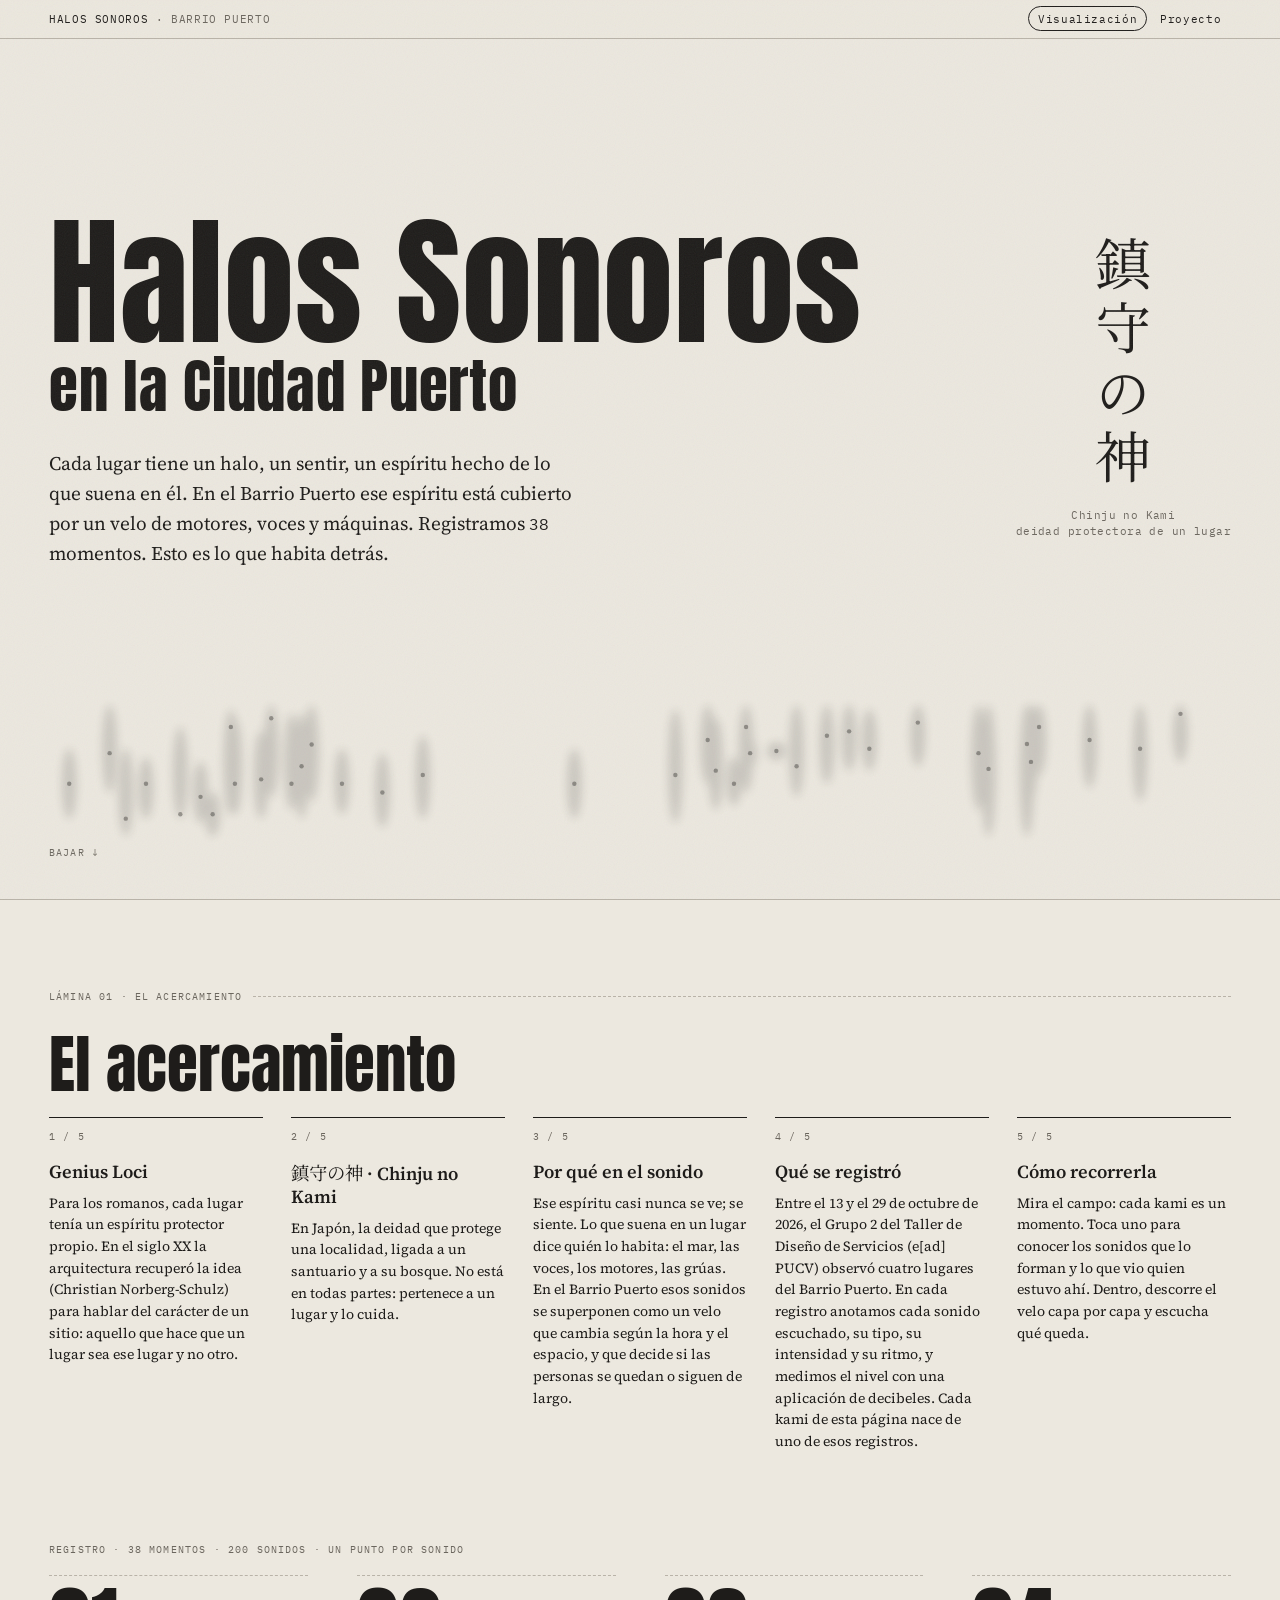
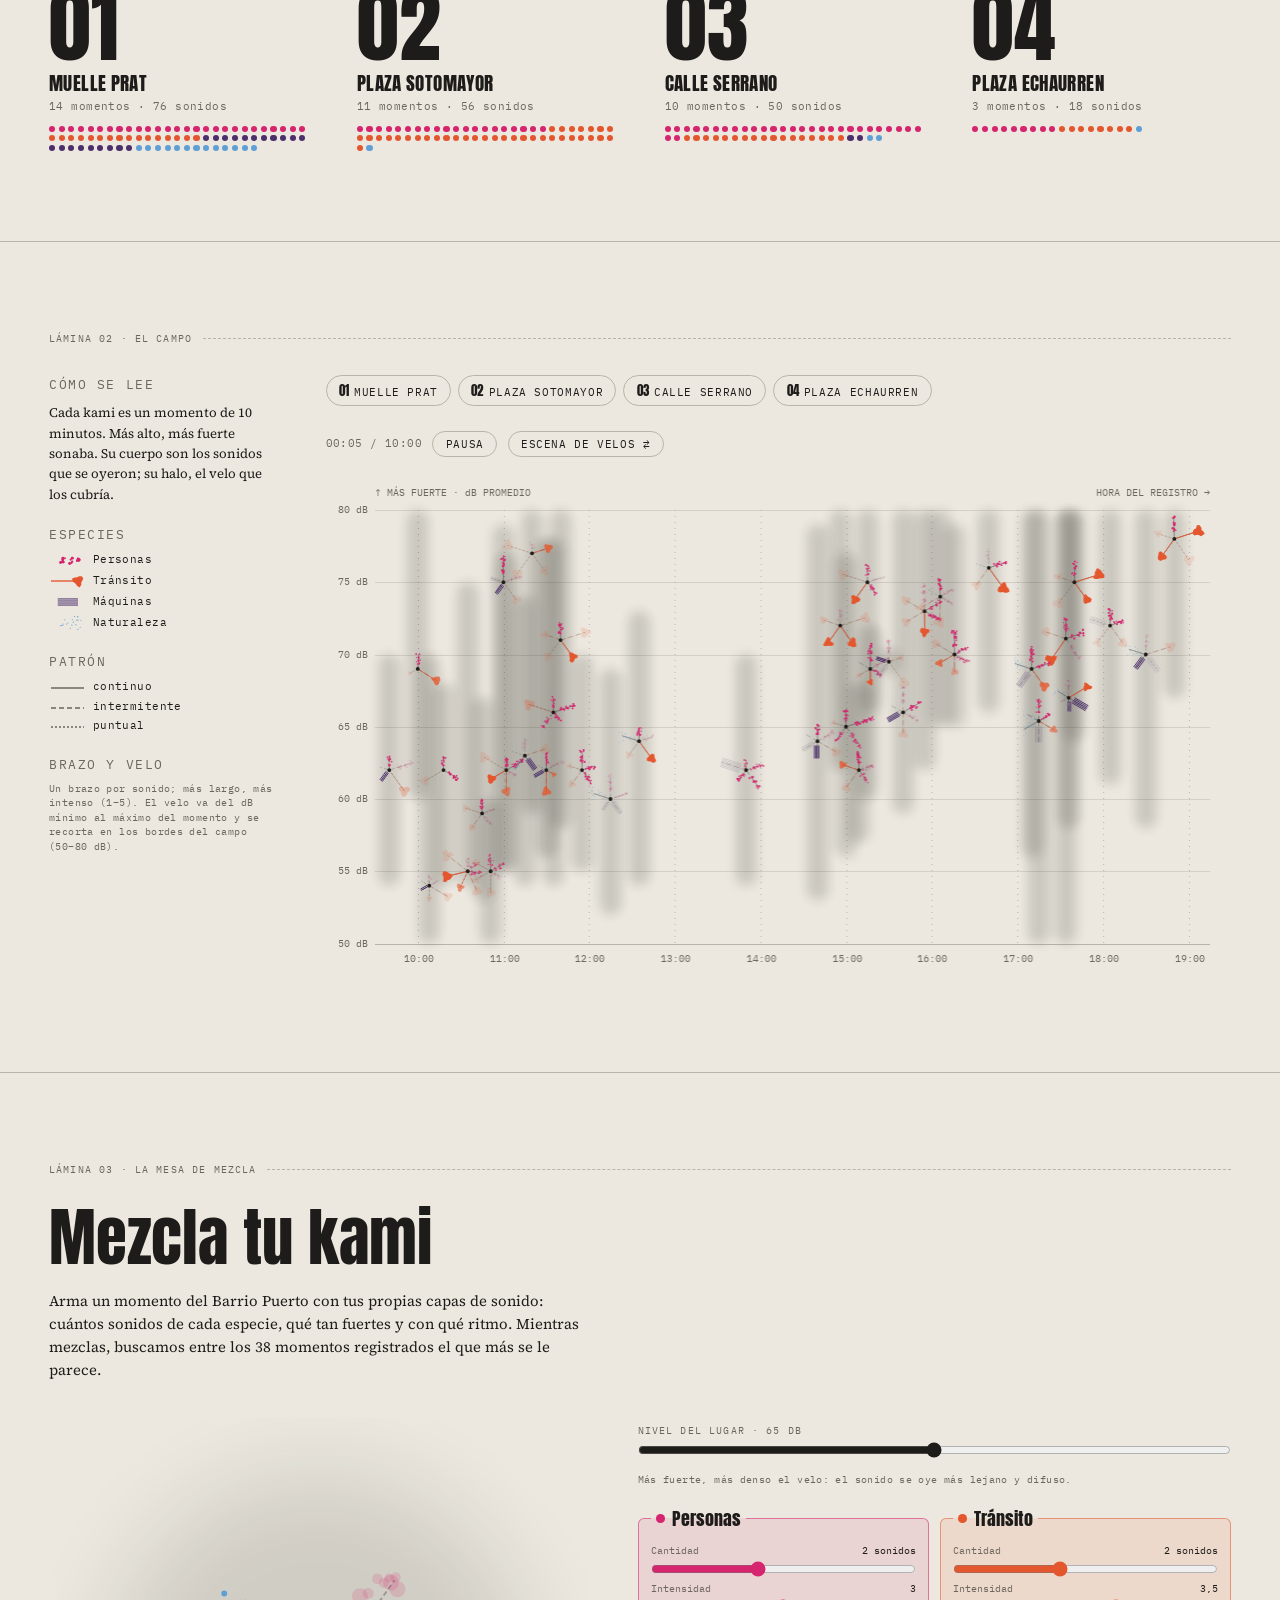
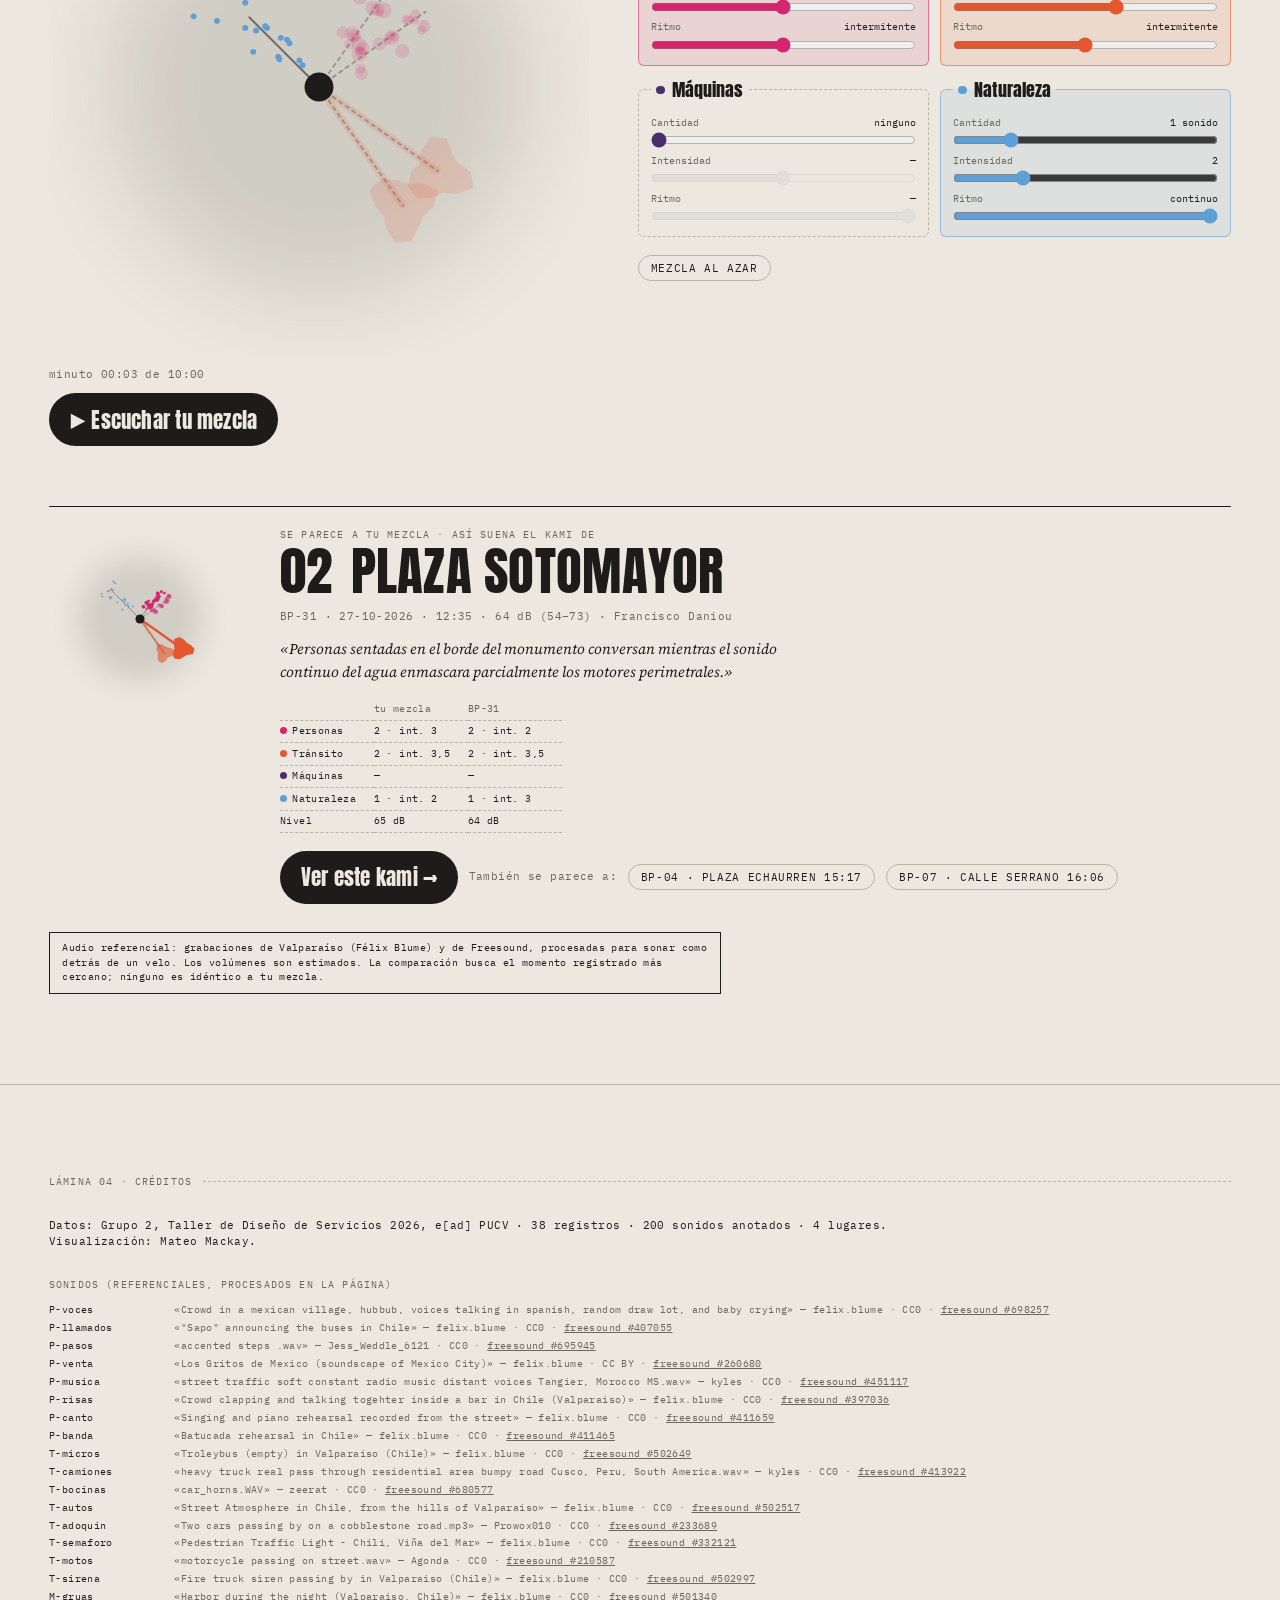
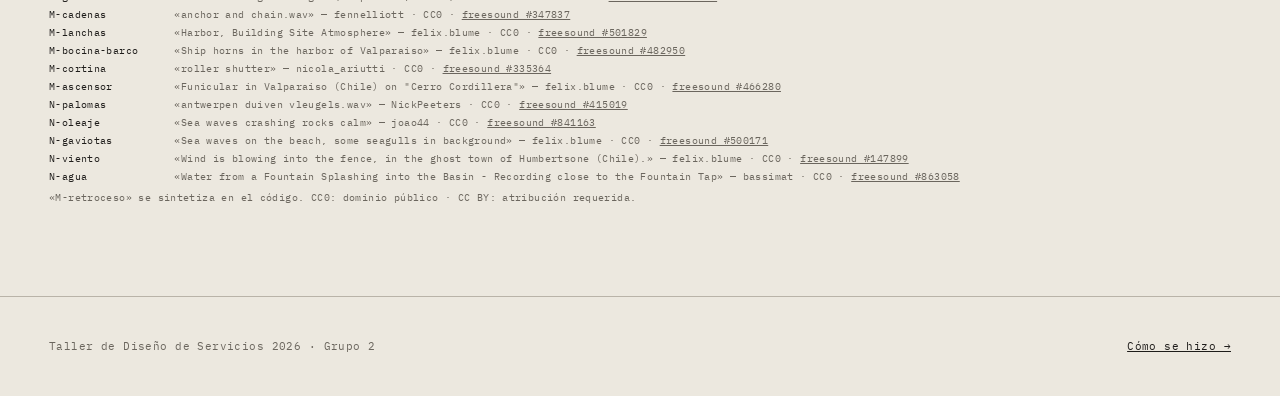
<file: index.html>
<!DOCTYPE html>
<html lang="es">
<head>
  <meta charset="UTF-8">
  <meta name="viewport" content="width=device-width, initial-scale=1.0">
  <meta name="description" content="Visualización interactiva del paisaje sonoro del Barrio Puerto de Valparaíso. Taller de Diseño de Servicios 2026, Grupo 2.">
  <title>Halos Sonoros en la Ciudad Puerto</title>

  <link rel="preconnect" href="https://fonts.googleapis.com">
  <link rel="preconnect" href="https://fonts.gstatic.com" crossorigin>
  <link rel="stylesheet" href="https://fonts.googleapis.com/css2?family=Anton&family=IBM+Plex+Mono:wght@400;500;700&family=Source+Serif+4:ital,opsz,wght@0,8..60,400;0,8..60,600;1,8..60,400&display=swap">
  <!-- Solo los cuatro caracteres de 鎮守の神 -->
  <link rel="stylesheet" href="https://fonts.googleapis.com/css2?family=Noto+Serif+JP&text=%E9%8E%AE%E5%AE%88%E3%81%AE%E7%A5%9E&display=swap">

  <link rel="stylesheet" href="css/style.css">
  <script src="js/script.js" defer></script>
  <script src="js/campo.js" defer></script>
  <script src="js/ficha.js" defer></script>
  <script src="js/motor-audio.js" defer></script>
  <script src="js/mezclador.js" defer></script>
  <script src="js/mesa.js" defer></script>
</head>

<body>
  <!-- Barra fija: enlace permanente entre las dos páginas -->
  <header class="barra">
    <a class="barra__marca" href="index.html">Halos Sonoros <span>· Barrio Puerto</span></a>
    <nav class="barra__nav" aria-label="Páginas">
      <a href="index.html" aria-current="page">Visualización</a>
      <a href="proyecto.html">Proyecto</a>
    </nav>
  </header>

  <main>
    <!-- 1 · Portada -->
    <section class="lamina portada" id="portada">
      <div>
        <h1 class="display portada__titulo">Halos Sonoros<small>en la Ciudad Puerto</small></h1>
        <p class="portada__frase">
          Cada lugar tiene un halo, un sentir, un espíritu hecho de lo que suena en él.
          En el Barrio Puerto ese espíritu está cubierto por un velo de motores, voces y máquinas.
          Registramos <span class="portada__dato" data-dato="fichas">··</span> momentos.
          Esto es lo que habita detrás.
        </p>
      </div>

      <!-- 鎮守の神 ↔ Genius Loci: dos capas en la misma celda que se funden con desenfoque -->
      <div class="kami-vertical" role="img" aria-label="鎮守の神, Chinju no Kami: deidad protectora de un lugar. Genius Loci: espíritu del lugar.">
        <div class="kami-vertical__capa kami-vertical__capa--a" aria-hidden="true">
          <span class="kami-vertical__kanji" lang="ja">鎮守の神</span>
          <span class="kami-vertical__glosa mono">Chinju no Kami<br>deidad protectora de un lugar</span>
        </div>
        <div class="kami-vertical__capa kami-vertical__capa--b" aria-hidden="true">
          <span class="kami-vertical__latin" lang="la">Genius Loci</span>
          <span class="kami-vertical__glosa mono">Genius Loci<br>espíritu del lugar</span>
        </div>
      </div>

      <!-- Anticipo: los kamis reales, tenues, en su posición del campo (hora × dB) -->
      <a class="anticipo" href="#acercamiento" aria-label="Bajar al acercamiento">
        <svg id="anticipo-svg" aria-hidden="true"></svg>
        <span class="anticipo__bajar etiqueta">Bajar ↓</span>
      </a>
    </section>

    <!-- 2 · El acercamiento (narrativa breve) -->
    <section class="lamina acercamiento" id="acercamiento">
      <div class="lamina__rotulo"><span class="etiqueta">Lámina 01 · El acercamiento</span></div>
      <h2>El acercamiento</h2>

      <div class="bloques">
        <article class="bloque revelar">
          <span class="bloque__n etiqueta">1 / 5</span>
          <h3>Genius Loci</h3>
          <p>Para los romanos, cada lugar tenía un espíritu protector propio. En el siglo XX la arquitectura recuperó la idea (Christian Norberg-Schulz) para hablar del carácter de un sitio: aquello que hace que un lugar sea ese lugar y no otro.</p>
        </article>
        <article class="bloque revelar">
          <span class="bloque__n etiqueta">2 / 5</span>
          <h3><span lang="ja" class="kanji">鎮守の神</span> · Chinju no Kami</h3>
          <p>En Japón, la deidad que protege una localidad, ligada a un santuario y a su bosque. No está en todas partes: pertenece a un lugar y lo cuida.</p>
        </article>
        <article class="bloque revelar">
          <span class="bloque__n etiqueta">3 / 5</span>
          <h3>Por qué en el sonido</h3>
          <p>Ese espíritu casi nunca se ve; se siente. Lo que suena en un lugar dice quién lo habita: el mar, las voces, los motores, las grúas. En el Barrio Puerto esos sonidos se superponen como un velo que cambia según la hora y el espacio, y que decide si las personas se quedan o siguen de largo.</p>
        </article>
        <article class="bloque revelar">
          <span class="bloque__n etiqueta">4 / 5</span>
          <h3>Qué se registró</h3>
          <p><span data-dato="periodo">En 2026</span>, el Grupo 2 del Taller de Diseño de Servicios (e[ad] PUCV) observó cuatro lugares del Barrio Puerto. En cada registro anotamos cada sonido escuchado, su tipo, su intensidad y su ritmo, y medimos el nivel con una aplicación de decibeles. Cada kami de esta página nace de uno de esos registros.</p>
        </article>
        <article class="bloque revelar">
          <span class="bloque__n etiqueta">5 / 5</span>
          <h3>Cómo recorrerla</h3>
          <p>Mira el campo: cada kami es un momento. Toca uno para conocer los sonidos que lo forman y lo que vio quien estuvo ahí. Dentro, descorre el velo capa por capa y escucha qué queda.</p>
        </article>
      </div>

      <!-- Los lugares, del mar hacia el interior: un punto por cada sonido anotado -->
      <div class="registro revelar">
        <p class="etiqueta registro__titulo">
          Registro · <span data-dato="fichas">··</span> momentos · <span data-dato="sonidos">··</span> sonidos · un punto por sonido
        </p>
        <ol class="lugares-franja" id="lugares-franja"></ol>
      </div>
    </section>

    <!-- 3 · Campo de kamis (propuesta B) -->
    <section class="lamina" id="campo">
      <div class="lamina__rotulo"><span class="etiqueta">Lámina 02 · El campo</span></div>

      <div class="campo">
        <aside class="campo__lectura">
          <p class="etiqueta">Cómo se lee</p>
          <p class="solo-campo">Cada kami es un momento de 10 minutos. Más alto, más fuerte sonaba. Su cuerpo son los sonidos que se oyeron; su halo, el velo que los cubría.</p>
          <p class="solo-velos">Cada kami es un momento de 10 minutos. Su cuerpo son los sonidos que se oyeron.</p>
          <p class="etiqueta">Especies</p>
          <ul class="especies leyenda mono">
            <li><canvas data-muestra="Personas" width="40" height="16"></canvas>Personas</li>
            <li><canvas data-muestra="Tránsito" width="40" height="16"></canvas>Tránsito</li>
            <li><canvas data-muestra="Máquinas" width="40" height="16"></canvas>Máquinas</li>
            <li><canvas data-muestra="Naturaleza" width="40" height="16"></canvas>Naturaleza</li>
          </ul>

          <p class="etiqueta">Patrón</p>
          <ul class="leyenda mono">
            <li><svg width="40" height="16" aria-hidden="true"><line x1="2" y1="8" x2="38" y2="8" stroke="currentColor" stroke-width="1.5"/></svg>continuo</li>
            <li><svg width="40" height="16" aria-hidden="true"><line x1="2" y1="8" x2="38" y2="8" stroke="currentColor" stroke-width="1.5" stroke-dasharray="5 3"/></svg>intermitente</li>
            <li><svg width="40" height="16" aria-hidden="true"><line x1="2" y1="8" x2="38" y2="8" stroke="currentColor" stroke-width="1.5" stroke-dasharray="2 2"/></svg>puntual</li>
          </ul>

          <p class="etiqueta">Brazo y velo</p>
          <p class="campo__nota mono solo-campo">Un brazo por sonido; más largo, más intenso (1–5). El velo va del dB mínimo al máximo del momento y se recorta en los bordes del campo (50–80 dB).</p>
          <p class="campo__nota mono solo-velos">Un brazo por sonido; más largo, más intenso (1–5).<br><br>
            Escena de velos: cada lugar es un campo de curvas de nivel. Más curvas, más fuerte en promedio (una cada 3 dB sobre 50). Curvas más apretadas, lugar más inestable (mayor diferencia entre mín. y máx.).<br><br>
            Sus kamis flotan dentro, sin ejes: giran alrededor del centro según la hora, como un reloj desde las 09:30 arriba, y están más cerca del centro cuanto más fuerte sonaban.</p>
        </aside>

        <div class="campo__principal">
          <!-- Botones 01–04: los genera script.js desde los datos -->
          <div class="campo__barra">
            <div class="lugares" id="filtro-lugares" role="group" aria-label="Filtrar por lugar"></div>
            <!-- Reloj del registro: 20 s en pantalla = 10 min en terreno -->
            <div class="campo__reloj mono">
              <span id="campo-minuto" aria-live="off">00:00 / 10:00</span>
              <button class="lugar-btn" type="button" id="campo-pausa" aria-pressed="false">Pausa</button>
              <button class="lugar-btn" type="button" id="campo-modo" aria-pressed="false">Escena de velos ⇄</button>
            </div>
          </div>
          <div class="campo__marco">
            <div class="campo__lienzo" id="campo-lienzo">
              <canvas id="campo-canvas" role="img" aria-label="Campo de kamis: cada momento registrado ubicado según su hora (eje horizontal) y su nivel promedio de decibeles (eje vertical)."></canvas>
              <div class="campo__etiqueta mono" id="campo-etiqueta" hidden></div>
            </div>
          </div>
          <!-- Lista para lectores de pantalla (los mismos datos que el dibujo) -->
          <ul class="solo-lector" id="campo-lista"></ul>
        </div>
      </div>
      <!-- Ficha (etapa 5) y mezclador (etapa 6) se abrirán desde un clic en un kami. -->
    </section>

    <!-- 4 · Mesa de mezcla: el usuario arma su kami y se compara con los registrados -->
    <section class="lamina" id="mesa">
      <div class="lamina__rotulo"><span class="etiqueta">Lámina 03 · La mesa de mezcla</span></div>
      <h2>Mezcla tu kami</h2>
      <p class="mesa__intro">Arma un momento del Barrio Puerto con tus propias capas de sonido: cuántos sonidos de cada especie, qué tan fuertes y con qué ritmo. Mientras mezclas, buscamos entre los <span data-dato="fichas">··</span> momentos registrados el que más se le parece.</p>

      <div class="mesa">
        <div class="mesa__kami">
          <canvas id="mesa-canvas" role="img" aria-label="Tu kami, dibujado con las mismas reglas que los kamis registrados"></canvas>
          <p class="mono mesa__reloj" id="mesa-reloj"></p>
          <button class="ficha__mezclar" type="button" id="mesa-sonar" aria-pressed="false">▶ Escuchar tu mezcla</button>
          <p class="mono mezclador__nota" id="mesa-estado"></p>
        </div>

        <div class="mesa__controles">
          <div class="mesa__nivel">
            <label class="etiqueta" for="mesa-db">Nivel del lugar · <output id="mesa-db-valor">65 dB</output></label>
            <input type="range" id="mesa-db" min="50" max="80" step="1" value="65">
            <p class="mono mezclador__nota">Más fuerte, más denso el velo: el sonido se oye más lejano y difuso.</p>
          </div>
          <div class="mesa__especies" id="mesa-especies"></div>
          <button class="lugar-btn" type="button" id="mesa-azar">Mezcla al azar</button>
        </div>
      </div>

      <div class="mesa__resultado" id="mesa-resultado" aria-live="polite"></div>

      <p class="mono mezclador__aviso mesa__aviso">
        Audio referencial: grabaciones de Valparaíso (Félix Blume) y de Freesound, procesadas para sonar como detrás de un velo.
        Los volúmenes son estimados. La comparación busca el momento registrado más cercano; ninguno es idéntico a tu mezcla.
      </p>
    </section>

    <!-- 5 · Créditos -->
    <section class="lamina" id="creditos">
      <div class="lamina__rotulo"><span class="etiqueta">Lámina 04 · Créditos</span></div>
      <p class="mono">
        Datos: Grupo 2, Taller de Diseño de Servicios 2026, e[ad] PUCV ·
        <span data-dato="fichas">··</span> registros · <span data-dato="sonidos">··</span> sonidos anotados ·
        <span data-dato="lugares">··</span> lugares.<br>
        Visualización: Mateo Mackay.
      </p>
      <p class="etiqueta creditos__titulo">Sonidos (referenciales, procesados en la página)</p>
      <ul class="creditos-audio mono" id="creditos-audio"></ul>
      <p class="mono mezclador__nota">«M-retroceso» se sintetiza en el código. CC0: dominio público · CC BY: atribución requerida.</p>
    </section>
  </main>

  <!-- Nivel 2 · Ficha de un kami (se abre al tocar un kami en el campo) -->
  <dialog class="ficha" id="ficha" aria-labelledby="ficha-lugar">
    <header class="ficha__cabeza">
      <div class="ficha__titulo">
        <span class="ficha__n display" id="ficha-n">01</span>
        <div>
          <h2 class="ficha__lugar display" id="ficha-lugar">Lugar</h2>
          <p class="mono ficha__meta" id="ficha-meta"></p>
        </div>
      </div>
      <nav class="ficha__nav mono" aria-label="Recorrer kamis">
        <button class="lugar-btn" type="button" id="ficha-ant" aria-label="Kami anterior">←</button>
        <span id="ficha-pos"></span>
        <button class="lugar-btn" type="button" id="ficha-sig" aria-label="Kami siguiente">→</button>
        <button class="lugar-btn" type="button" id="ficha-cerrar">Cerrar ✕</button>
      </nav>
    </header>

    <div class="ficha__cuerpo">
      <!-- El kami abierto: brazos separados en cuadrantes por especie -->
      <section class="ficha__kami" aria-label="El kami abierto">
        <div class="ficha__lienzo" id="ficha-lienzo">
          <canvas id="ficha-canvas" aria-hidden="true"></canvas>
          <div id="ficha-rotulos"></div>
        </div>
        <p class="ficha__reloj mono" id="ficha-reloj"></p>
      </section>

      <div class="ficha__columna">
      <div class="ficha__datos" id="ficha-info">
        <section>
          <p class="etiqueta">Nivel del momento</p>
          <div class="db-barra" id="ficha-db"></div>
          <p class="mono ficha__conteos" id="ficha-conteos"></p>
        </section>

        <section>
          <p class="etiqueta">Lo que sonó</p>
          <ol class="ficha__sonidos mono" id="ficha-sonidos"></ol>
        </section>

        <section class="ficha__voz" id="ficha-voz">
          <p class="etiqueta">Lo que vio quien estuvo ahí</p>
          <div id="ficha-textos"></div>
        </section>

        <p class="mono ficha__revision" id="ficha-revision" hidden></p>

        <!-- Entrada al nivel 3 -->
        <button class="ficha__mezclar" type="button" id="ficha-mezclar">Descorrer el velo →</button>
      </div>

      <!-- Nivel 3 · Mezclador: una lámina translúcida por especie -->
      <div class="ficha__datos mezclador" id="ficha-mezclador" hidden>
        <section>
          <h3 class="mezclador__titulo display">Descorrer el velo</h3>
          <p class="mezclador__intro">Cada lámina es una especie de sonido de este momento. Descórrela para silenciarla y mira qué queda detrás del velo.</p>
        </section>

        <section>
          <p class="etiqueta">Láminas</p>
          <div class="laminas" id="mezclador-laminas" role="group" aria-label="Capas de sonido por especie"></div>
        </section>

        <section>
          <p class="etiqueta">Velo</p>
          <div class="velo-medidor" aria-hidden="true"><div id="mezclador-velo-barra"></div></div>
          <p class="mono mezclador__nota" id="mezclador-velo"></p>
        </section>

        <section>
          <p class="etiqueta">Escuchar</p>
          <button class="ficha__mezclar" type="button" id="mezclador-sonar" aria-pressed="false">▶ Escuchar</button>
          <p class="mono mezclador__nota" id="mezclador-estado"></p>
          <p class="mono mezclador__nota" id="mezclador-volumen"></p>
        </section>

        <p class="mono mezclador__aviso">
          Audio referencial: grabaciones de Valparaíso (Félix Blume) y de Freesound, no registradas en estos momentos.
          Los volúmenes son estimados a partir de la intensidad percibida (1–5); los dB son del ambiente total.
        </p>

        <div class="mezclador__acciones">
          <button class="lugar-btn" type="button" id="mezclador-volver">← Volver a la ficha</button>
          <button class="lugar-btn" type="button" id="mezclador-mesa">Llevar este kami a la mesa de mezcla →</button>
        </div>
      </div>
      </div>
    </div>
  </dialog>

  <footer class="pie mono">
    <span>Taller de Diseño de Servicios 2026 · Grupo 2</span>
    <a href="proyecto.html">Cómo se hizo →</a>
  </footer>
</body>
</html>
</file>
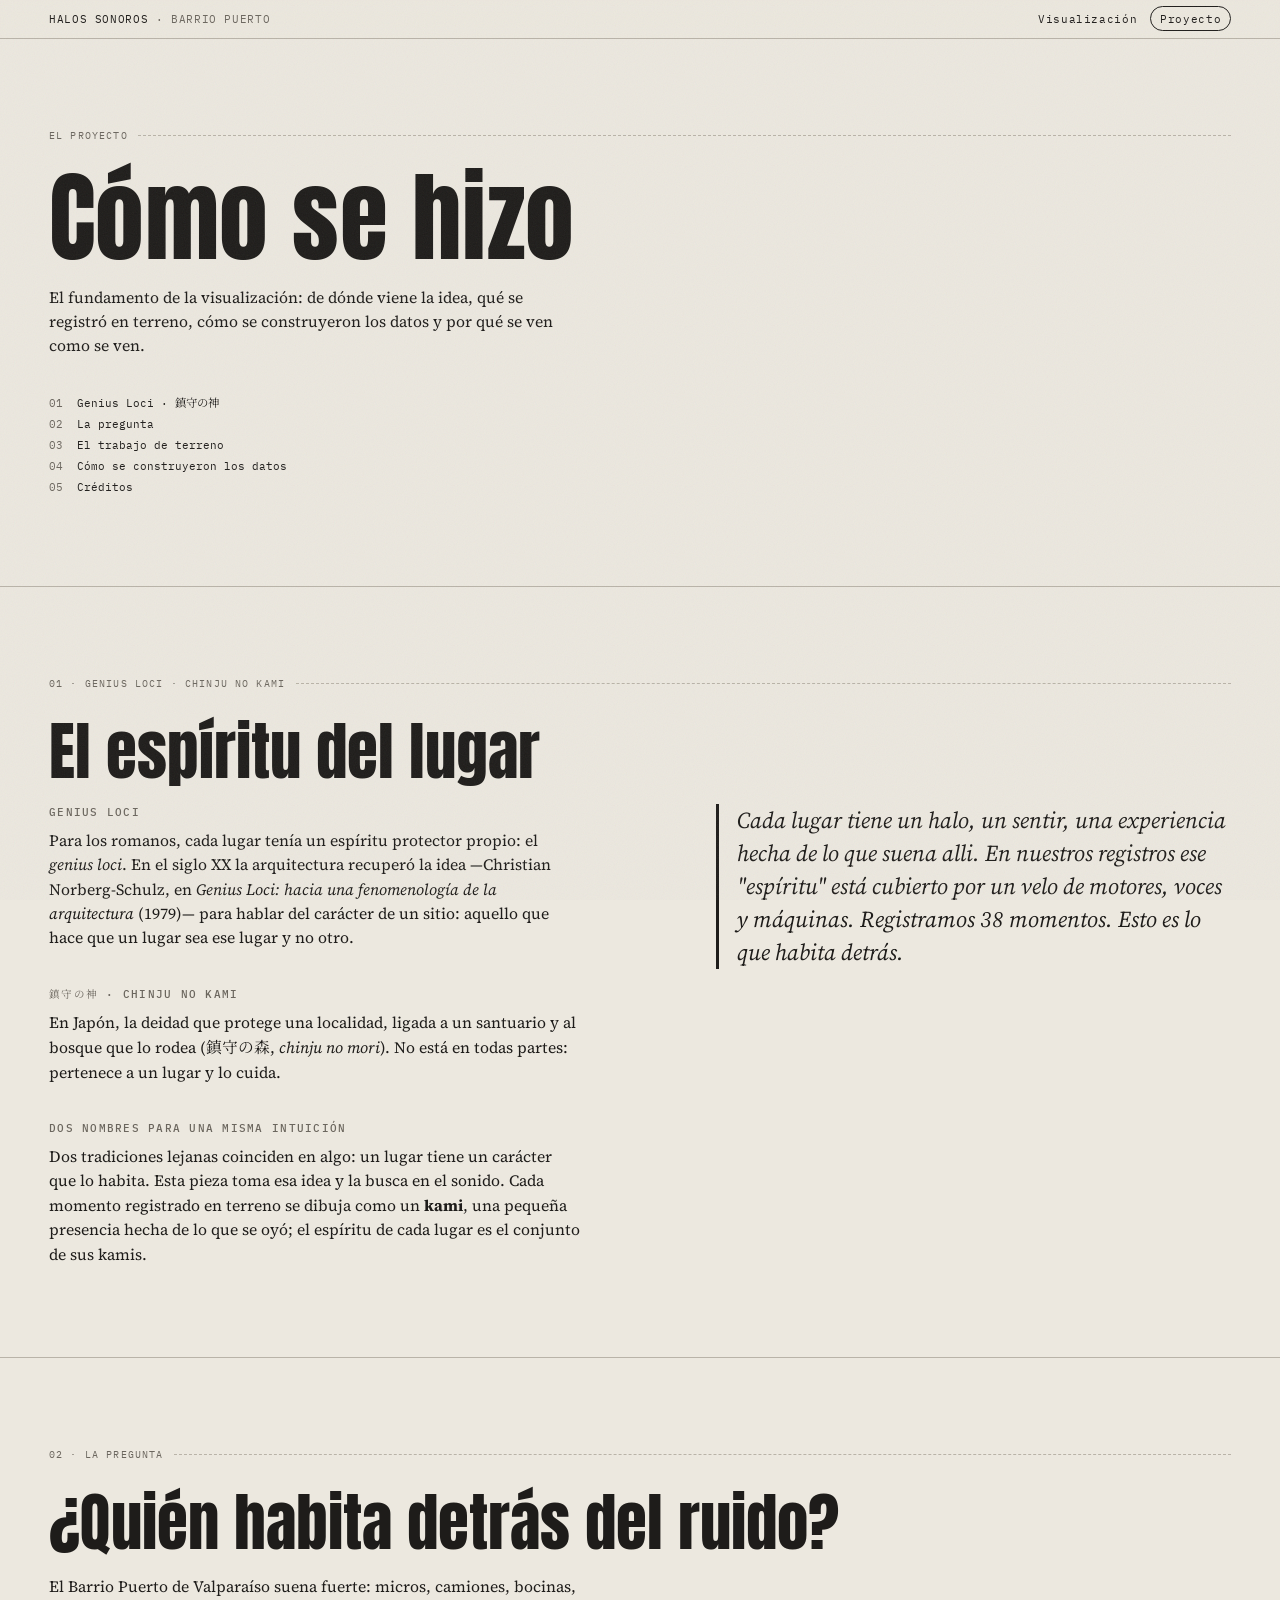
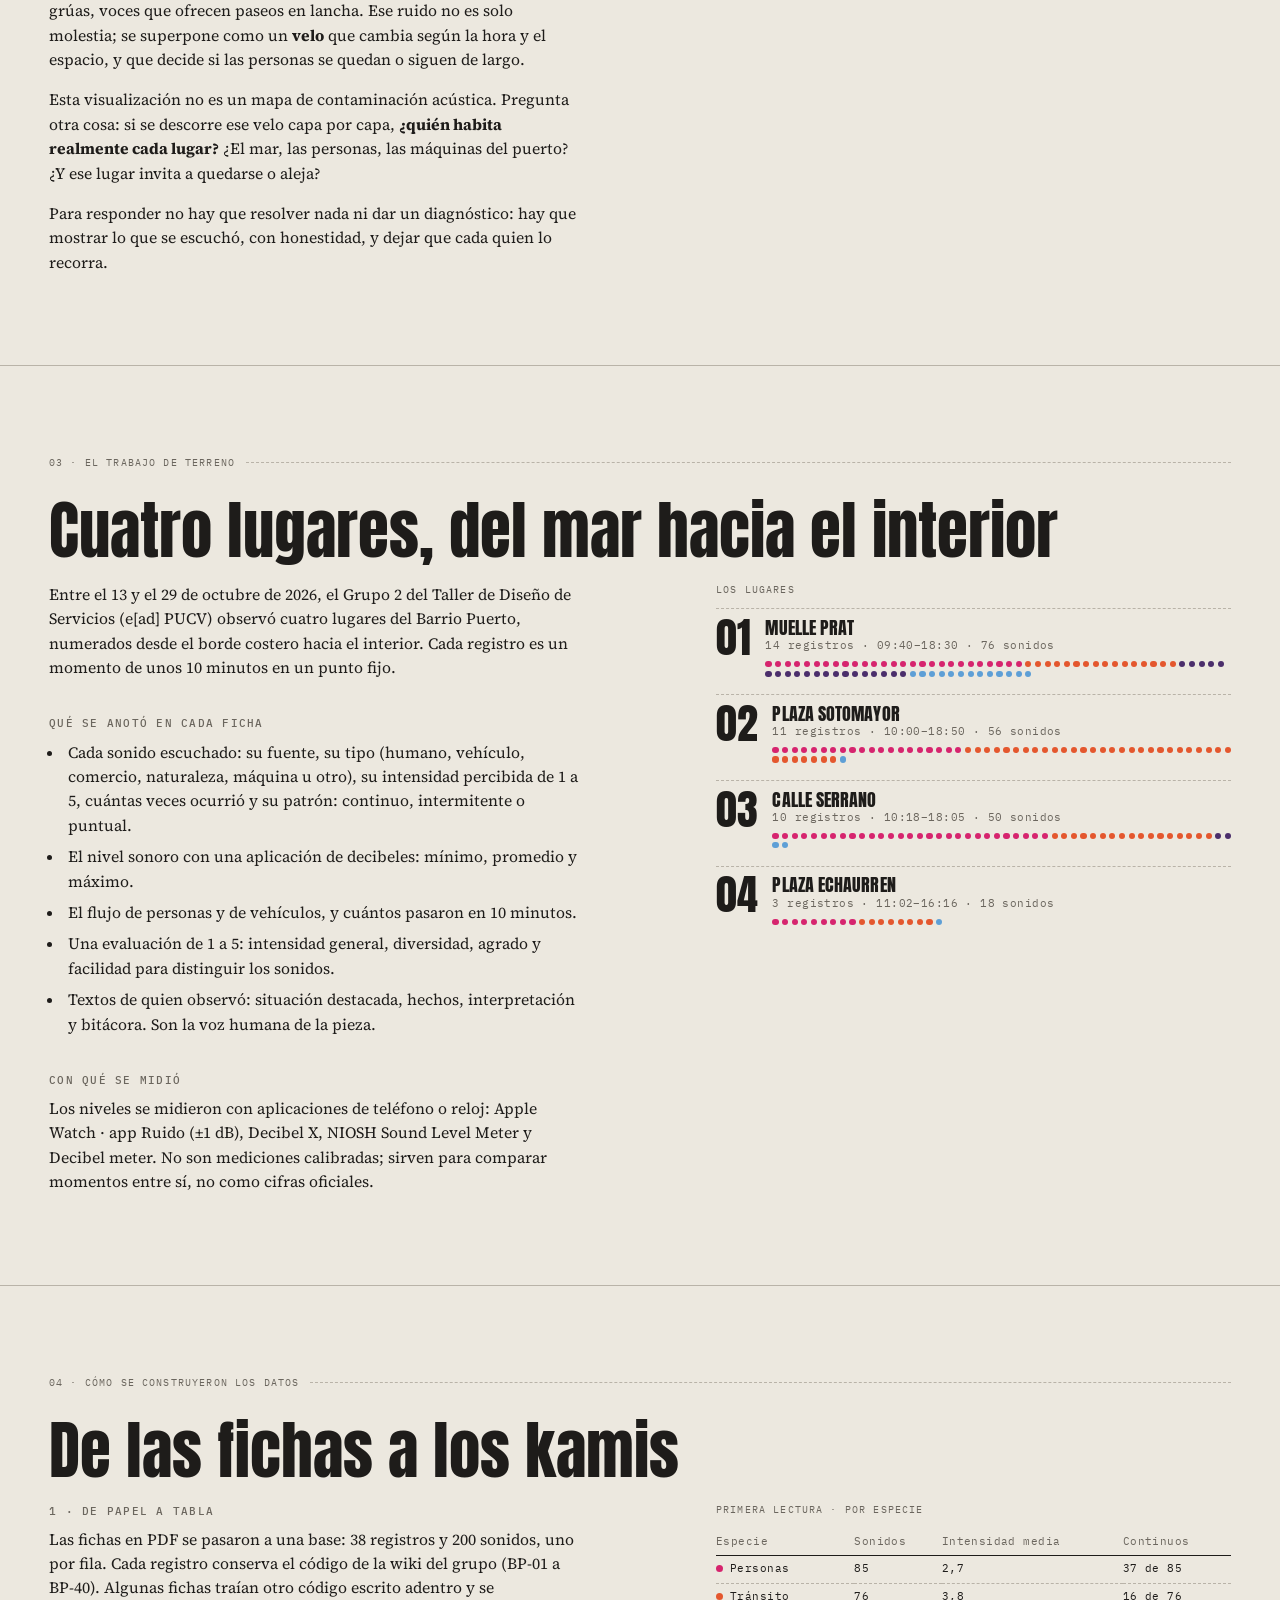
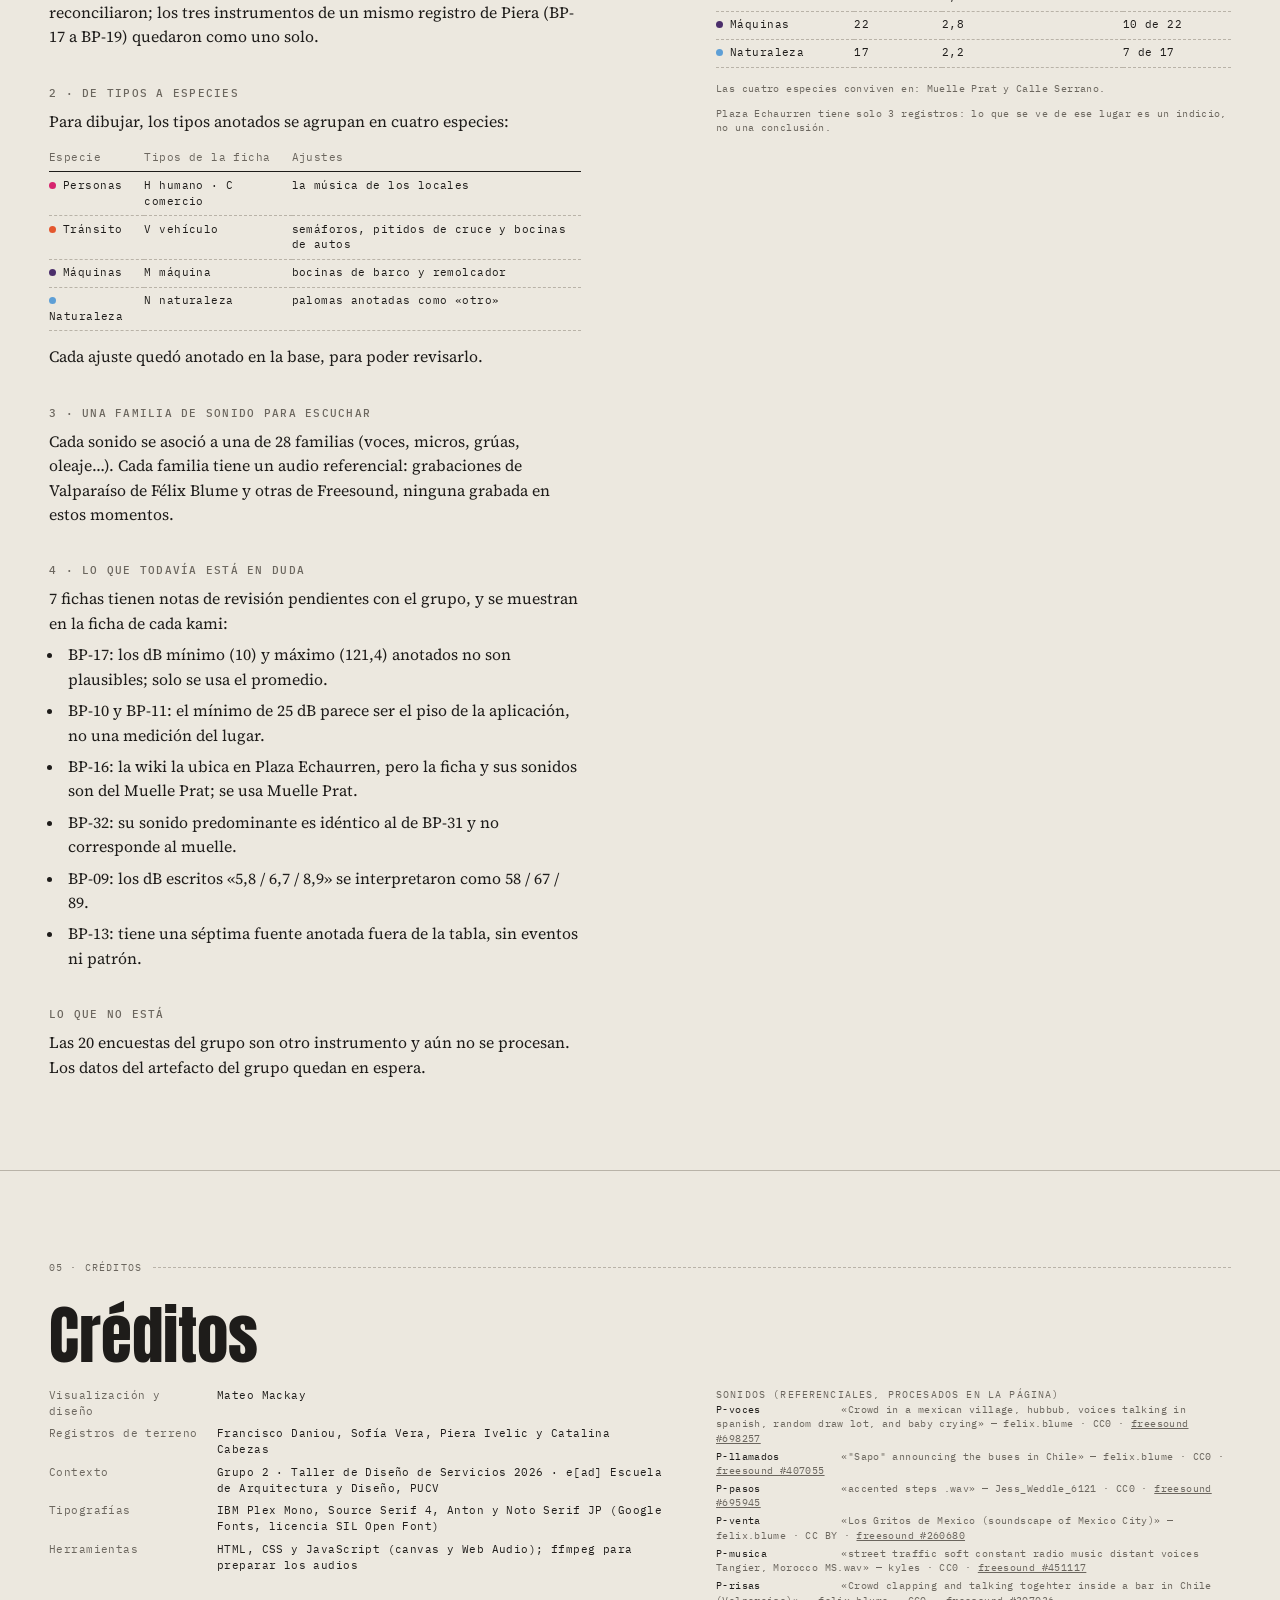
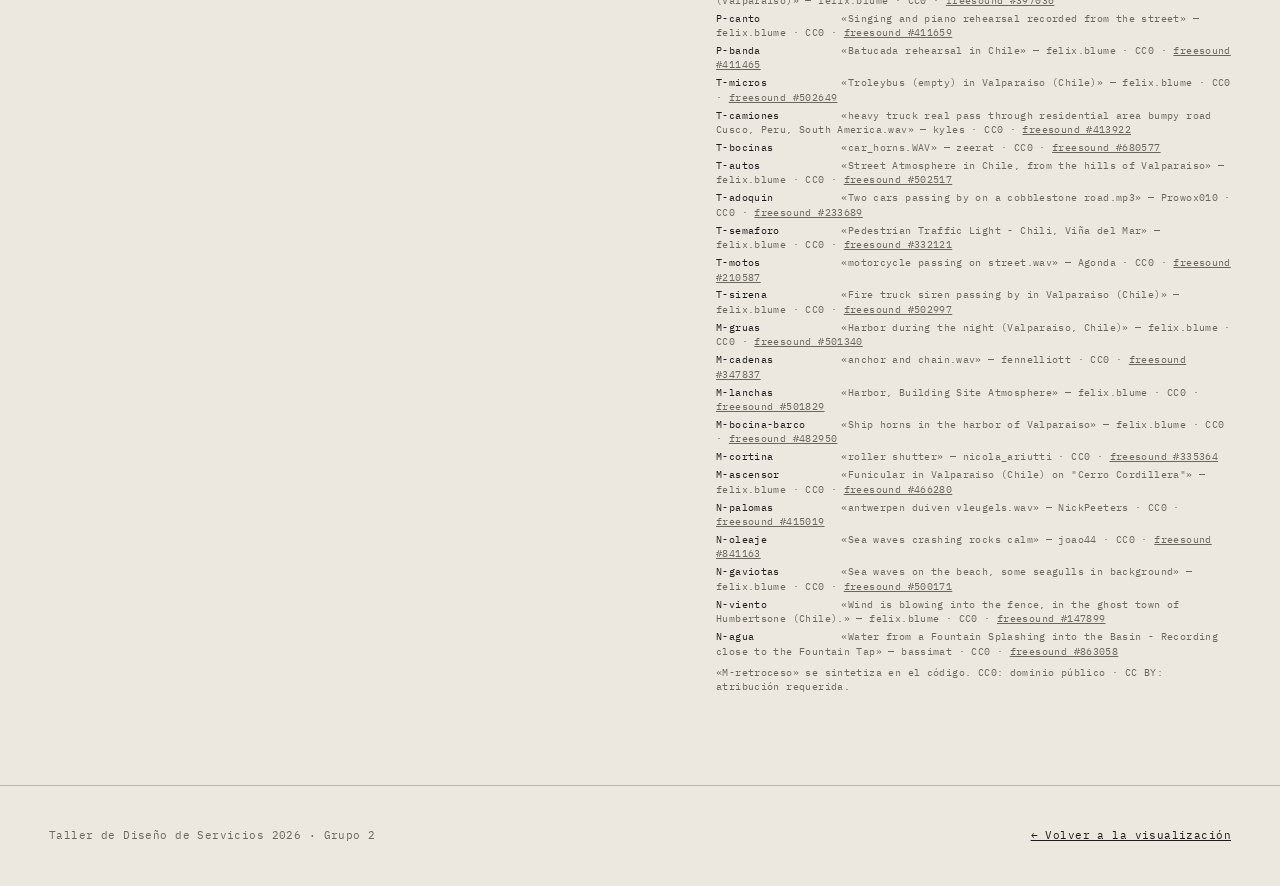
<file: proyecto.html>
<!DOCTYPE html>
<html lang="es">
<head>
  <meta charset="UTF-8">
  <meta name="viewport" content="width=device-width, initial-scale=1.0">
  <meta name="description" content="Fundamento del proyecto Halos Sonoros en la Ciudad Puerto: Genius Loci, trabajo de terreno, datos y decisiones de diseño.">
  <title>Proyecto · Halos Sonoros</title>

  <link rel="preconnect" href="https://fonts.googleapis.com">
  <link rel="preconnect" href="https://fonts.gstatic.com" crossorigin>
  <link rel="stylesheet" href="https://fonts.googleapis.com/css2?family=Anton&family=IBM+Plex+Mono:wght@400;500;700&family=Source+Serif+4:ital,opsz,wght@0,8..60,400;0,8..60,600;1,8..60,400&display=swap">
  <!-- Solo los caracteres de 鎮守の神 y 鎮守の森 -->
  <link rel="stylesheet" href="https://fonts.googleapis.com/css2?family=Noto+Serif+JP&text=%E9%8E%AE%E5%AE%88%E3%81%AE%E7%A5%9E%E6%A3%AE&display=swap">

  <link rel="stylesheet" href="css/style.css">
  <script src="js/script.js" defer></script>
</head>

<body class="pagina-proyecto">
  <header class="barra">
    <a class="barra__marca" href="index.html">Halos Sonoros <span>· Barrio Puerto</span></a>
    <nav class="barra__nav" aria-label="Páginas">
      <a href="index.html">Visualización</a>
      <a href="proyecto.html" aria-current="page">Proyecto</a>
    </nav>
  </header>

  <main>
    <!-- Inicio -->
    <section class="lamina" id="inicio">
      <div class="lamina__rotulo"><span class="etiqueta">El proyecto</span></div>
      <h1 class="display proyecto__titulo">Cómo se hizo</h1>
      <p class="texto proyecto__bajada">
        El fundamento de la visualización: de dónde viene la idea, qué se registró en terreno,
        cómo se construyeron los datos y por qué se ven como se ven.
      </p>
      <ol class="indice">
        <li><a href="#genius-loci"><b>01</b>Genius Loci · <span lang="ja" class="kanji">鎮守の神</span></a></li>
        <li><a href="#pregunta"><b>02</b>La pregunta</a></li>
        <li><a href="#terreno"><b>03</b>El trabajo de terreno</a></li>
        <li><a href="#datos"><b>04</b>Cómo se construyeron los datos</a></li>
        <!-- INACTIVAS hasta revisarlas: para mostrarlas, quitar "hidden" aquí y en sus secciones,
             y devolver el número 07 a Créditos (aquí y en su rótulo). -->
        <li hidden><a href="#decisiones"><b>05</b>Decisiones de diseño</a></li>
        <li hidden><a href="#referencias"><b>06</b>Referencias</a></li>
        <li><a href="#creditos"><b>05</b>Créditos</a></li>
      </ol>
    </section>

    <!-- 01 -->
    <section class="lamina" id="genius-loci">
      <div class="lamina__rotulo"><span class="etiqueta">01 · Genius Loci · Chinju no Kami</span></div>
      <h2>El espíritu del lugar</h2>
      <div class="proyecto__dos">
        <div class="texto">
          <h3>Genius Loci</h3>
          <p>Para los romanos, cada lugar tenía un espíritu protector propio: el <i>genius loci</i>. En el siglo XX la arquitectura recuperó la idea —Christian Norberg-Schulz, en <i>Genius Loci: hacia una fenomenología de la arquitectura</i> (1979)— para hablar del carácter de un sitio: aquello que hace que un lugar sea ese lugar y no otro.</p>

          <h3><span lang="ja" class="kanji">鎮守の神</span> · Chinju no Kami</h3>
          <p>En Japón, la deidad que protege una localidad, ligada a un santuario y al bosque que lo rodea (<span lang="ja" class="kanji">鎮守の森</span>, <i>chinju no mori</i>). No está en todas partes: pertenece a un lugar y lo cuida.</p>

          <h3>Dos nombres para una misma intuición</h3>
          <p>Dos tradiciones lejanas coinciden en algo: un lugar tiene un carácter que lo habita. Esta pieza toma esa idea y la busca en el sonido. Cada momento registrado en terreno se dibuja como un <b>kami</b>, una pequeña presencia hecha de lo que se oyó; el espíritu de cada lugar es el conjunto de sus kamis.</p>
        </div>
        <blockquote class="proyecto__cita">
          Cada lugar tiene un halo, un sentir, una experiencia hecha de lo que suena alli. En nuestros registros ese "espíritu" está cubierto por un velo de motores, voces y máquinas. Registramos <span data-dato="fichas">··</span> momentos. Esto es lo que habita detrás.
        </blockquote>
      </div>
    </section>

    <!-- 02 -->
    <section class="lamina" id="pregunta">
      <div class="lamina__rotulo"><span class="etiqueta">02 · La pregunta</span></div>
      <h2>¿Quién habita detrás del ruido?</h2>
      <div class="texto">
        <p>El Barrio Puerto de Valparaíso suena fuerte: micros, camiones, bocinas, grúas, voces que ofrecen paseos en lancha. Ese ruido no es solo molestia; se superpone como un <b>velo</b> que cambia según la hora y el espacio, y que decide si las personas se quedan o siguen de largo.</p>
        <p>Esta visualización no es un mapa de contaminación acústica. Pregunta otra cosa: si se descorre ese velo capa por capa, <b>¿quién habita realmente cada lugar?</b> ¿El mar, las personas, las máquinas del puerto? ¿Y ese lugar invita a quedarse o aleja?</p>
        <p>Para responder no hay que resolver nada ni dar un diagnóstico: hay que mostrar lo que se escuchó, con honestidad, y dejar que cada quien lo recorra.</p>
      </div>
    </section>

    <!-- 03 -->
    <section class="lamina" id="terreno">
      <div class="lamina__rotulo"><span class="etiqueta">03 · El trabajo de terreno</span></div>
      <h2>Cuatro lugares, del mar hacia el interior</h2>
      <div class="proyecto__dos">
        <div class="texto">
          <p><span data-dato="periodo">En 2026</span>, el Grupo 2 del Taller de Diseño de Servicios (e[ad] PUCV) observó cuatro lugares del Barrio Puerto, numerados desde el borde costero hacia el interior. Cada registro es un momento de unos 10 minutos en un punto fijo.</p>

          <h3>Qué se anotó en cada ficha</h3>
          <ul class="lista">
            <li>Cada sonido escuchado: su fuente, su tipo (humano, vehículo, comercio, naturaleza, máquina u otro), su intensidad percibida de 1 a 5, cuántas veces ocurrió y su patrón: continuo, intermitente o puntual.</li>
            <li>El nivel sonoro con una aplicación de decibeles: mínimo, promedio y máximo.</li>
            <li>El flujo de personas y de vehículos, y cuántos pasaron en 10 minutos.</li>
            <li>Una evaluación de 1 a 5: intensidad general, diversidad, agrado y facilidad para distinguir los sonidos.</li>
            <li>Textos de quien observó: situación destacada, hechos, interpretación y bitácora. Son la voz humana de la pieza.</li>
          </ul>

          <h3>Con qué se midió</h3>
          <p>Los niveles se midieron con aplicaciones de teléfono o reloj: <span id="lista-equipos">··</span>. No son mediciones calibradas; sirven para comparar momentos entre sí, no como cifras oficiales.</p>

      
        </div>

        <div>
          <p class="etiqueta">Los lugares</p>
          <ol class="tabla-lugares" id="tabla-lugares"></ol>
        </div>
      </div>
    </section>

    <!-- 04 -->
    <section class="lamina" id="datos">
      <div class="lamina__rotulo"><span class="etiqueta">04 · Cómo se construyeron los datos</span></div>
      <h2>De las fichas a los kamis</h2>
      <div class="proyecto__dos">
        <div class="texto">
          <h3>1 · De papel a tabla</h3>
          <p>Las fichas en PDF se pasaron a una base: <span data-dato="fichas">··</span> registros y <span data-dato="sonidos">··</span> sonidos, uno por fila. Cada registro conserva el código de la wiki del grupo (BP-01 a BP-40). Algunas fichas traían otro código escrito adentro y se reconciliaron; los tres instrumentos de un mismo registro de Piera (BP-17 a BP-19) quedaron como uno solo.</p>

          <h3>2 · De tipos a especies</h3>
          <p>Para dibujar, los tipos anotados se agrupan en cuatro especies:</p>
          <table class="tabla mono">
            <thead><tr><th>Especie</th><th>Tipos de la ficha</th><th>Ajustes</th></tr></thead>
            <tbody>
              <tr><td><i class="c-personas"></i>Personas</td><td>H humano · C comercio</td><td>la música de los locales</td></tr>
              <tr><td><i class="c-transito"></i>Tránsito</td><td>V vehículo</td><td>semáforos, pitidos de cruce y bocinas de autos</td></tr>
              <tr><td><i class="c-maquinas"></i>Máquinas</td><td>M máquina</td><td>bocinas de barco y remolcador</td></tr>
              <tr><td><i class="c-naturaleza"></i>Naturaleza</td><td>N naturaleza</td><td>palomas anotadas como «otro»</td></tr>
            </tbody>
          </table>
          <p>Cada ajuste quedó anotado en la base, para poder revisarlo.</p>

          <h3>3 · Una familia de sonido para escuchar</h3>
          <p>Cada sonido se asoció a una de 28 familias (voces, micros, grúas, oleaje…). Cada familia tiene un audio referencial: grabaciones de Valparaíso de Félix Blume y otras de Freesound, ninguna grabada en estos momentos.</p>

          <h3>4 · Lo que todavía está en duda</h3>
          <p><span data-dato="revision">··</span> fichas tienen notas de revisión pendientes con el grupo, y se muestran en la ficha de cada kami:</p>
          <ul class="lista">
            <li>BP-17: los dB mínimo (10) y máximo (121,4) anotados no son plausibles; solo se usa el promedio.</li>
            <li>BP-10 y BP-11: el mínimo de 25 dB parece ser el piso de la aplicación, no una medición del lugar.</li>
            <li>BP-16: la wiki la ubica en Plaza Echaurren, pero la ficha y sus sonidos son del Muelle Prat; se usa Muelle Prat.</li>
            <li>BP-32: su sonido predominante es idéntico al de BP-31 y no corresponde al muelle.</li>
            <li>BP-09: los dB escritos «5,8 / 6,7 / 8,9» se interpretaron como 58 / 67 / 89.</li>
            <li>BP-13: tiene una séptima fuente anotada fuera de la tabla, sin eventos ni patrón.</li>
          </ul>

          <h3>Lo que no está</h3>
          <p>Las 20 encuestas del grupo son otro instrumento y aún no se procesan. Los datos del artefacto del grupo quedan en espera.</p>
        </div>

        <div>
          <p class="etiqueta">Primera lectura · por especie</p>
          <table class="tabla mono" id="tabla-especies"></table>
          <p class="mono proyecto__nota" id="dato-conviven"></p>
          <p class="mono proyecto__nota">Plaza Echaurren tiene solo <span id="n-echaurren">··</span> registros: lo que se ve de ese lugar es un indicio, no una conclusión.</p>
        </div>
      </div>
    </section>

    <!-- 05 · INACTIVA hasta revisarla (quitar "hidden" para mostrarla) -->
    <section class="lamina" id="decisiones" hidden>
      <div class="lamina__rotulo"><span class="etiqueta">05 · Decisiones de diseño</span></div>
      <h2>Nada porque sí</h2>
      <p class="texto proyecto__bajada">Cada posición, tamaño y movimiento nace de un dato. Estas son las reglas.</p>

      <div class="decisiones">
        <article class="decision">
          <h3>Honestidad con los datos</h3>
          <p>Se muestran los <span data-dato="fichas">··</span> momentos; ninguno se omite ni se destaca a mano. Con tan pocos registros no se usan porcentajes. El audio se declara referencial y los volúmenes, estimados. Los datos dudosos se muestran como dudosos.</p>
        </article>
        <article class="decision">
          <h3>El color es del sonido</h3>
          <p>Todo el marco es monocromo: papel y tinta. Solo los sonidos tienen color, uno por especie.</p>
          <ul class="especies mono">
            <li><i class="c-personas"></i>Personas</li>
            <li><i class="c-transito"></i>Tránsito</li>
            <li><i class="c-maquinas"></i>Máquinas</li>
            <li><i class="c-naturaleza"></i>Naturaleza</li>
          </ul>
        </article>
        <article class="decision">
          <h3>Tres voces</h3>
          <p class="muestra mono">IBM Plex Mono · el instrumento: datos, ejes, etiquetas</p>
          <p class="muestra">Source Serif 4 · la voz humana de quien observó</p>
          <p class="muestra display">Anton · números, lugares, título</p>
        </article>
        <article class="decision">
          <h3>El velo</h3>
          <p>El ruido como desenfoque y grano alrededor de cada kami; el sonido que se propaga como anillos y curvas de nivel; encima, una capa de cuaderno de campo con etiquetas monoespaciadas.</p>
        </article>
        <article class="decision">
          <h3>El campo</h3>
          <p>Cada kami es un momento. Horizontal: la hora (09:30–19:15). Vertical: el dB promedio (50–80). Su velo va del mínimo al máximo. Tiene un brazo por sonido: el largo es la intensidad, el trazo el patrón, la forma y el color la especie.</p>
        </article>
        <article class="decision">
          <h3>Cómo vive cada especie</h3>
          <p>Las personas son racimos que respiran. El tránsito, una masa que estalla y se repliega. Las máquinas, trazos rígidos que vibran. La naturaleza, partículas que derivan. Un ciclo de 20 segundos equivale a los 10 minutos del registro: cada sonido se enciende cuando se oyó.</p>
        </article>
        <article class="decision">
          <h3>La textura del agrado</h3>
          <p>Los momentos que se evaluaron con poco agrado tienen bordes que tiemblan y cambios bruscos; los agradables, bordes suaves y fundidos lentos.</p>
        </article>
        <article class="decision">
          <h3>Descorrer el velo</h3>
          <p>En cada ficha, el mezclador separa el momento en cuatro láminas translúcidas, una por especie. Al quitar una, el velo se aclara en proporción a la intensidad que se fue, y el sonido se oye más cerca.</p>
        </article>
        <article class="decision">
          <h3>Un audio que no es literal</h3>
          <p>Las grabaciones pasan por un velo sonoro: un filtro y una reverberación que las vuelven lejanas y difusas, más cuanto más fuerte era el lugar. Cada sonido pesa según su intensidad, con el volumen general según los dB del momento.</p>
        </article>
        <article class="decision">
          <h3>La mesa de mezcla</h3>
          <p>Quien recorre la pieza puede armar su propio kami y lo compara con los momentos registrados: pesa más cuántos sonidos hay de cada especie, después la intensidad y el nivel, y al final el ritmo. Muestra el más cercano, nunca uno «igual».</p>
        </article>
        <article class="decision">
          <h3>Dos lecturas</h3>
          <p>El campo legible (propuesta B) se entiende con mínima leyenda. La escena de velos (propuesta A) es más atmosférica: cada lugar es un campo de curvas, una cada 3 dB sobre 50, más apretadas cuanto más inestable es el lugar.</p>
        </article>
      </div>
    </section>

    <!-- 06 · INACTIVA hasta revisarla (quitar "hidden" para mostrarla) -->
    <section class="lamina" id="referencias" hidden>
      <div class="lamina__rotulo"><span class="etiqueta">06 · Referencias</span></div>
      <h2>Qué tomamos de cada una</h2>
      <p class="texto proyecto__bajada">Ninguna se copia: de cada una se saca una decisión que se conecta con los datos.</p>
      <div class="referencias">
        <figure class="ref"><img src="assets/img/referencias/ref01_editorial_tipografia_grande.jpg" alt="Web editorial con tipografía condensada enorme" loading="lazy"><figcaption><b>01</b> Web editorial con números gigantes. <span>Jerarquía extrema: texto enorme junto a texto mínimo → los lugares 01–04.</span></figcaption></figure>
        <figure class="ref"><img src="assets/img/referencias/ref02_imagen_fragmentada_indice.jpg" alt="Imagen fragmentada en celdas con etiquetas" loading="lazy"><figcaption><b>02</b> Imagen fragmentada con índice. <span>Etiquetas monoespaciadas numeradas → códigos BP, hora y dB.</span></figcaption></figure>
        <figure class="ref"><img src="assets/img/referencias/ref03_mapas_sonoros_radiales.jpg" alt="Mapas sonoros radiales" loading="lazy"><figcaption><b>03</b> Mapas sonoros radiales (autoría por verificar). <span>La más cercana: halo difuso como rango de escucha → la forma del kami. Nos diferenciamos en datos reales, movimiento y ejes legibles.</span></figcaption></figure>
        <figure class="ref"><img src="assets/img/referencias/ref04_interfaz_comparador_ciudades.jpg" alt="Interfaz comparadora de ciudades" loading="lazy"><figcaption><b>04</b> Comparador de ciudades. <span>Filtros claros a un costado y una frase corta de «cómo se lee».</span></figcaption></figure>
        <figure class="ref"><img src="assets/img/referencias/ref05_web_pixel_rojo_monoespaciada.jpg" alt="Web de fondo beige y monoespaciada" loading="lazy"><figcaption><b>05</b> Web beige, un color, monoespaciada. <span>Papel cálido y un solo color fuerte; texto vertical.</span></figcaption></figure>
        <figure class="ref"><img src="assets/img/referencias/ref06_dibujo_anotado.jpg" alt="Escultura dibujada con anotaciones" loading="lazy"><figcaption><b>06</b> Dibujo anotado. <span>Cuaderno de campo: líneas guía y notas → la ficha.</span></figcaption></figure>
        <figure class="ref"><img src="assets/img/referencias/ref07_obras_asimov_flujo.jpg" alt="Obras de Asimov como flujo en el tiempo" loading="lazy"><figcaption><b>07</b> Obras de Asimov. <span>Bloque «cómo se lee» y eje de tiempo con marcas punteadas.</span></figcaption></figure>
        <figure class="ref"><img src="assets/img/referencias/ref08_100_fotografias_dispersion.jpg" alt="100 fotografías en dos ejes" loading="lazy"><figcaption><b>08</b> 100 fotografías en dos ejes. <span>Dos ejes con significado → hora × dB.</span></figcaption></figure>
        <figure class="ref"><img src="assets/img/referencias/ref09_afiche_degradado_grano.jpg" alt="Afiche con degradado granulado" loading="lazy"><figcaption><b>09</b> Afiche con degradado y grano. <span>Textura del velo.</span></figcaption></figure>
        <figure class="ref"><img src="assets/img/referencias/ref10_curvas_de_nivel.jpg" alt="Curvas de nivel" loading="lazy"><figcaption><b>10</b> Curvas de nivel. <span>Isolíneas que se aprietan → la escena de velos.</span></figcaption></figure>
        <figure class="ref"><img src="assets/img/referencias/ref11_volumen_traslucido.jpg" alt="Volumen translúcido" loading="lazy"><figcaption><b>11</b> Volumen translúcido. <span>Capas superpuestas → las láminas del mezclador.</span></figcaption></figure>
        <figure class="ref"><img src="assets/img/referencias/ref12_people_talking_serra.jpg" alt="People Talking, de Jaime Serra" loading="lazy"><figcaption><b>12</b> <i>People Talking</i> — Jaime Serra. <span>Anillos de color por persona; leyenda por familias de color.</span></figcaption></figure>
        <figure class="ref"><img src="assets/img/referencias/ref13_web_texto_vertical.jpg" alt="Web con texto vertical" loading="lazy"><figcaption><b>13</b> Web con texto vertical. <span>Aire y calma → la portada y el Genius Loci.</span></figcaption></figure>
        <figure class="ref"><img src="assets/img/referencias/ref14_collage_laminas.jpg" alt="Collage con láminas numeradas" loading="lazy"><figcaption><b>14</b> Collage con láminas numeradas. <span>«Lámina 01», trazos de construcción.</span></figcaption></figure>
        <figure class="ref"><img src="assets/img/referencias/ref15_afiche_desenfoque.jpg" alt="Afiche desenfocado sobre grilla" loading="lazy"><figcaption><b>15</b> Afiche desenfocado sobre grilla. <span>Lo borroso (sonido) sobre lo nítido (ejes y datos).</span></figcaption></figure>
        <figure class="ref"><img src="assets/img/referencias/ref16_desenfoque_transicion_kanji.jpg" alt="Transición con desenfoque" loading="lazy"><figcaption><b>16</b> Transición con desenfoque. <span>El paso de <span lang="ja" class="kanji">鎮守の神</span> a Genius Loci en la portada.</span></figcaption></figure>
      </div>
    </section>

    <!-- 07 -->
    <section class="lamina" id="creditos">
      <div class="lamina__rotulo"><span class="etiqueta">05 · Créditos</span></div>
      <h2>Créditos</h2>
      <div class="proyecto__dos">
        <dl class="creditos mono">
          <dt>Visualización y diseño</dt><dd>Mateo Mackay</dd>
          <dt>Registros de terreno</dt><dd id="creditos-observadores">··</dd>
          <dt>Contexto</dt><dd>Grupo 2 · Taller de Diseño de Servicios 2026 · e[ad] Escuela de Arquitectura y Diseño, PUCV</dd>
          <dt>Tipografías</dt><dd>IBM Plex Mono, Source Serif 4, Anton y Noto Serif JP (Google Fonts, licencia SIL Open Font)</dd>
          <dt>Herramientas</dt><dd>HTML, CSS y JavaScript (canvas y Web Audio); ffmpeg para preparar los audios</dd>
        </dl>
        <div>
          <p class="etiqueta">Sonidos (referenciales, procesados en la página)</p>
          <ul class="creditos-audio mono" id="creditos-audio"></ul>
          <p class="mono mezclador__nota">«M-retroceso» se sintetiza en el código. CC0: dominio público · CC BY: atribución requerida.</p>
        </div>
      </div>
    </section>
  </main>

  <footer class="pie mono">
    <span>Taller de Diseño de Servicios 2026 · Grupo 2</span>
    <a href="index.html">← Volver a la visualización</a>
  </footer>
</body>
</html>
</file>
<file: css/style.css>
/* =========================================================
   Halos Sonoros en la Ciudad Puerto — estilos compartidos
   Regla: el marco es monocromo; el color lo tienen solo los sonidos.
   ========================================================= */

:root {
  /* Marco (monocromo) */
  --papel: #ECE8DF;
  --tinta: #1E1C1A;
  --tinta-2: #6B665E;
  --linea: #B9B3A8;

  /* Especies (únicos colores de la pieza) */
  --personas: #D6246E;
  --transito: #E4572E;
  --maquinas: #4B2E6B;
  --naturaleza: #5E9FD6;

  /* Tres voces */
  --mono: "IBM Plex Mono", ui-monospace, monospace;      /* instrumento: datos, ejes, etiquetas */
  --serif: "Source Serif 4", Georgia, serif;             /* voz humana */
  --display: "Anton", "Arial Narrow", sans-serif;        /* números, lugares, título */
  --kanji: "Noto Serif JP", serif;

  /* Medidas */
  --gutter: clamp(1rem, 4vw, 3.5rem);
  --barra: 2.75rem;
  --ancho-texto: 38rem;
}

* { box-sizing: border-box; margin: 0; padding: 0; }

/* Escala de la página: todas las medidas están en rem, así que al cambiar
   este único valor la diagramación completa crece o se achica en proporción
   y mantiene la misma composición en cualquier pantalla.
   16 px en 1920 de ancho · ~14 px en 1366 · 13 px como mínimo. */
html {
  font-size: clamp(13px, calc(10px + 0.3125vw), 16px);
  scroll-behavior: smooth;
  scroll-padding-top: var(--barra);
}
/* Celular y tableta vertical: diagramación propia, en una columna */
@media (max-width: 56.25rem) {
  html { font-size: 15px; }
}

body {
  background: var(--papel);
  color: var(--tinta);
  font-family: var(--serif);
  font-size: 1.125rem;
  line-height: 1.55;
  -webkit-font-smoothing: antialiased;
}

/* Grano de papel sobre toda la página (no capta clics) */
body::after {
  content: "";
  position: fixed;
  inset: 0;
  pointer-events: none;
  z-index: 100;
  opacity: .07;
  background-image: url("data:image/svg+xml,%3Csvg xmlns='http://www.w3.org/2000/svg' width='160' height='160'%3E%3Cfilter id='g'%3E%3CfeTurbulence type='fractalNoise' baseFrequency='.9' numOctaves='2' stitchTiles='stitch'/%3E%3C/filter%3E%3Crect width='100%25' height='100%25' filter='url(%23g)'/%3E%3C/svg%3E");
}

a { color: inherit; }
::selection { background: var(--tinta); color: var(--papel); }

/* ---------- Voces tipográficas ---------- */
.mono { font-family: var(--mono); font-size: 0.75rem; letter-spacing: .04em; line-height: 1.5; }
.display { font-family: var(--display); font-weight: 400; line-height: .95; letter-spacing: .005em; }
.etiqueta {                     /* rótulo de cuaderno de campo */
  font-family: var(--mono);
  font-size: 0.6875rem;
  letter-spacing: .12em;
  text-transform: uppercase;
  color: var(--tinta-2);
}

/* ---------- Barra fija de navegación (común a las dos páginas) ---------- */
.barra {
  position: fixed;
  inset: 0 0 auto 0;
  height: var(--barra);
  z-index: 50;
  display: flex;
  align-items: center;
  justify-content: space-between;
  gap: 1rem;
  padding: 0 var(--gutter);
  background: color-mix(in srgb, var(--papel) 88%, transparent);
  backdrop-filter: blur(0.375rem);
  -webkit-backdrop-filter: blur(0.375rem);
  border-bottom: 1px solid var(--linea);
  font-family: var(--mono);
  font-size: 0.75rem;
  letter-spacing: .06em;
}
.barra__marca { text-decoration: none; text-transform: uppercase; white-space: nowrap; }
.barra__marca span { color: var(--tinta-2); }
.barra__nav { display: flex; gap: 0.25rem; }
.barra__nav a {
  text-decoration: none;
  padding: 0.25rem 0.625rem;
  border: 1px solid transparent;
  border-radius: 999px;
  white-space: nowrap;
}
.barra__nav a:hover { border-color: var(--linea); }
.barra__nav a[aria-current="page"] { border-color: var(--tinta); }

@media (max-width: 35rem) {
  .barra__marca span { display: none; }
}

/* ---------- Secciones / láminas ---------- */
main { padding-top: var(--barra); }

.lamina {
  position: relative;
  padding: clamp(3.5rem, 10vh, 7.5rem) var(--gutter);
  border-bottom: 1px solid var(--linea);
}
.lamina__rotulo {               /* "Lámina 01 · Portada" */
  display: flex;
  gap: 0.75rem;
  align-items: baseline;
  margin-bottom: 2rem;
}
.lamina__rotulo::after {
  content: "";
  flex: 1;
  border-top: 1px dashed var(--linea);
  transform: translateY(-3px);
}
.lamina h2 {
  font-family: var(--display);
  font-weight: 400;
  font-size: clamp(2.5rem, 6vw, 4.5rem);
  line-height: 1;
  margin-bottom: 1.5rem;
}

/* Aviso de etapa pendiente (se borra al construir cada parte) */
.pendiente {
  display: grid;
  place-items: center;
  min-height: 13.75rem;
  border: 1px dashed var(--linea);
  font-family: var(--mono);
  font-size: 0.75rem;
  color: var(--tinta-2);
  text-align: center;
  padding: 1.5rem;
}

/* ---------- Portada ---------- */
.portada {
  min-height: calc(100vh - var(--barra));
  display: grid;
  grid-template-columns: minmax(0, 1fr) auto;
  grid-template-rows: 1fr auto;
  align-items: center;
  gap: var(--gutter);
  padding-bottom: 4.5rem;
}
.portada__titulo { font-size: clamp(3.5rem, 11vw, 10.5rem); }
.portada__titulo small {
  display: block;
  font-size: .42em;
  margin-top: .15em;
}
.portada__frase {
  max-width: var(--ancho-texto);
  margin-top: 2.5rem;
  font-size: clamp(1.125rem, 1.6vw, 1.375rem);
  color: var(--tinta);
}
.portada__dato { font-family: var(--mono); font-size: .85em; }

/* 鎮守の神 ↔ Genius Loci
   Las dos capas ocupan la misma celda. Ciclo de 16 s:
   el kanji se sostiene, se funde con desenfoque en "Genius Loci", y vuelve. */
.kami-vertical {
  display: grid;
  align-self: center;
  justify-items: center;
}
.kami-vertical__capa {
  grid-area: 1 / 1;
  display: flex;
  flex-direction: column;
  align-items: center;
  gap: 1.125rem;
  animation: 16s ease-in-out infinite both;
}
.kami-vertical__capa--a { animation-name: velo-a; }
.kami-vertical__capa--b { animation-name: velo-b; }

.kami-vertical__kanji,
.kami-vertical__latin {
  writing-mode: vertical-rl;
  font-size: clamp(2.5rem, 5vw, 4rem);
  line-height: 1;
}
.kami-vertical__kanji { font-family: var(--kanji); letter-spacing: .15em; }
.kami-vertical__latin { font-family: var(--serif); font-style: italic; letter-spacing: .02em; }
.kami-vertical__glosa { text-align: center; color: var(--tinta-2); white-space: nowrap; }

@keyframes velo-a {
  0%, 52%   { opacity: 1; filter: blur(0); }
  60%, 92%  { opacity: 0; filter: blur(0.875rem); }
  100%      { opacity: 1; filter: blur(0); }
}
@keyframes velo-b {
  0%, 52%   { opacity: 0; filter: blur(0.875rem); }
  60%, 92%  { opacity: 1; filter: blur(0); }
  100%      { opacity: 0; filter: blur(0.875rem); }
}

/* Anticipo: los kamis reales, tenues, al pie de la portada */
.anticipo {
  grid-column: 1 / -1;
  align-self: end;
  position: relative;
  display: block;
  height: clamp(5.625rem, 16vh, 9.375rem);
  text-decoration: none;
}
.anticipo svg { width: 100%; height: 100%; overflow: visible; }
.anticipo__bajar {
  position: absolute;
  left: 0;
  bottom: -1.75rem;
}
.anticipo:hover .anticipo__bajar { color: var(--tinta); }

@media (max-width: 40rem) {
  .portada { grid-template-columns: 1fr; align-content: center; }
  .kami-vertical { justify-items: start; order: -1; }
  .kami-vertical__capa { flex-direction: row; }
  .kami-vertical__glosa { text-align: left; }
}

/* Movimiento reducido: sin desenfoque animado; queda el kanji */
@media (prefers-reduced-motion: reduce) {
  .kami-vertical__capa { animation: none; }
  .kami-vertical__capa--b { visibility: hidden; }
}

/* ---------- El acercamiento ---------- */
.bloques {
  display: grid;
  /* Siempre los cinco en una fila en pantallas anchas: nunca queda uno solo abajo */
  grid-template-columns: repeat(5, minmax(0, 1fr));
  gap: 2.5rem clamp(1rem, 2.2vw, 3rem);
  margin-top: 1rem;
}
/* Tableta: 2 + 2 y el quinto a todo el ancho */
@media (max-width: 56.25rem) {
  .bloques { grid-template-columns: repeat(2, minmax(0, 1fr)); }
  .bloque:last-child { grid-column: 1 / -1; max-width: var(--ancho-texto); }
}
/* Celular: una columna */
@media (max-width: 35rem) {
  .bloques { grid-template-columns: 1fr; }
}
.bloque { border-top: 1px solid var(--tinta); padding-top: 0.875rem; }
.bloque__n { display: block; margin-bottom: 1.125rem; }
.bloque h3 {
  font-family: var(--serif);
  font-weight: 600;
  font-size: 1.3125rem;
  line-height: 1.25;
  margin-bottom: 0.625rem;
}
.bloque p { font-size: 1rem; color: var(--tinta); }
.kanji { font-family: var(--kanji); font-weight: 400; }

/* Franja de lugares: un punto por sonido, coloreado por especie */
.registro { margin-top: clamp(4rem, 10vh, 6.875rem); }
.registro__titulo { margin-bottom: 1.25rem; }
.lugares-franja {
  list-style: none;
  display: grid;
  grid-template-columns: repeat(4, minmax(0, 1fr));
  gap: 2rem var(--gutter);
}
@media (max-width: 56.25rem) { .lugares-franja { grid-template-columns: repeat(2, minmax(0, 1fr)); } }
@media (max-width: 26.25rem) { .lugares-franja { grid-template-columns: 1fr; } }
.lugar-ficha { border-top: 1px dashed var(--linea); padding-top: 0.75rem; }
.lugar-ficha__n { font-family: var(--display); font-size: clamp(3.5rem, 7vw, 6rem); line-height: .9; }
.lugar-ficha__nombre { font-family: var(--display); font-size: 1.375rem; text-transform: uppercase; letter-spacing: .02em; margin: 0.375rem 0 2px; }
.lugar-ficha__cifras { color: var(--tinta-2); margin-bottom: 0.75rem; }
.puntos { display: flex; flex-wrap: wrap; gap: 0.25rem; }
.puntos i { width: 0.4375rem; height: 0.4375rem; border-radius: 50%; }

/* Revelado al bajar: el velo se descorre (desenfoque → nítido) */
.js .revelar {
  opacity: 0;
  filter: blur(0.5rem);
  transform: translateY(0.75rem);
  transition: opacity 1.1s ease, filter 1.1s ease, transform 1.1s ease;
}
.js .revelar.visible { opacity: 1; filter: none; transform: none; }
@media (prefers-reduced-motion: reduce) {
  .js .revelar { opacity: 1; filter: none; transform: none; transition: none; }
}

/* ---------- Leyenda de especies ---------- */
.especies { list-style: none; display: flex; flex-wrap: wrap; gap: 0.5rem 1.5rem; }
.especies li { display: flex; align-items: center; gap: 0.5rem; }
.especies i {
  width: 0.625rem; height: 0.625rem; border-radius: 50%;
  display: inline-block;
}
.c-personas   { background: var(--personas); }
.c-transito   { background: var(--transito); }
.c-maquinas   { background: var(--maquinas); }
.c-naturaleza { background: var(--naturaleza); }

/* ---------- Campo (estructura) ---------- */
.campo {
  display: grid;
  grid-template-columns: minmax(12.5rem, 16.25rem) 1fr;
  gap: var(--gutter);
}
.campo__lectura p { font-size: 0.9375rem; margin-bottom: 1.25rem; }
.campo__lectura .especies { flex-direction: column; gap: 0.375rem; margin-top: 0.5rem; }

.lugares { display: flex; flex-wrap: wrap; gap: 0.5rem; margin-bottom: 1.25rem; }
.lugar-btn {
  font-family: var(--mono);
  font-size: 0.75rem;
  letter-spacing: .06em;
  text-transform: uppercase;
  background: transparent;
  color: var(--tinta);
  border: 1px solid var(--linea);
  border-radius: 999px;
  padding: 0.375rem 0.875rem;
  cursor: pointer;
}
.lugar-btn b { font-family: var(--display); font-weight: 400; font-size: 0.9375rem; margin-right: 0.375rem; letter-spacing: 0; }
.lugar-btn:hover, .lugar-btn[aria-pressed="true"] { border-color: var(--tinta); }

.lugar-btn[aria-pressed="true"] { background: var(--tinta); color: var(--papel); }

.campo__lectura .etiqueta { margin: 1.5rem 0 0.5rem; }
.campo__lectura .etiqueta:first-child { margin-top: 0; }
.leyenda { list-style: none; display: grid; gap: 0.25rem; }
.leyenda li { display: flex; align-items: center; gap: 0.625rem; }
.leyenda canvas, .leyenda svg { width: 2.5rem; height: 1rem; flex: none; color: var(--tinta-2); }
.campo__lectura .campo__nota { font-size: 0.6875rem; color: var(--tinta-2); margin-bottom: 0; }

.campo__principal { min-width: 0; }
.campo__barra {
  display: flex;
  flex-wrap: wrap;
  justify-content: space-between;
  align-items: flex-start;
  gap: 0.5rem 1.5rem;
}
.campo__reloj {
  display: flex;
  align-items: center;
  gap: 0.75rem;
  color: var(--tinta-2);
  font-variant-numeric: tabular-nums;
  margin-bottom: 1.25rem;
}
#campo-pausa[aria-pressed="true"] { background: transparent; color: var(--tinta); border-color: var(--tinta); }
.campo__marco { overflow-x: auto; }          /* en celular el campo se recorre de lado */
.campo__lienzo { position: relative; min-width: 42rem; }
.campo__lienzo canvas { display: block; width: 100%; }
.campo__etiqueta {
  position: absolute;
  pointer-events: none;
  background: var(--papel);
  border: 1px solid var(--tinta);
  padding: 0.375rem 0.625rem;
  white-space: nowrap;
  font-size: 0.6875rem;
  z-index: 2;
}
.campo__etiqueta b { font-weight: 700; }
.campo__etiqueta span { color: var(--tinta-2); }

.solo-lector {
  position: absolute; width: 1px; height: 1px; overflow: hidden;
  clip: rect(0 0 0 0); white-space: nowrap;
}

@media (max-width: 56.25rem) {
  .campo { grid-template-columns: 1fr; }
}

/* ---------- Ficha (nivel 2) ---------- */
html.ficha-abierta { overflow: hidden; }

.ficha {
  width: 100vw;
  height: 100dvh;
  max-width: none;
  max-height: none;
  margin: 0;
  border: 0;
  padding: 0 var(--gutter) 3rem;
  background: var(--papel);
  color: var(--tinta);
  overflow-y: auto;
  overscroll-behavior: contain;
}
.ficha::backdrop { background: var(--papel); }
.ficha[open] { animation: ficha-entra .45s ease both; }
@keyframes ficha-entra {
  from { opacity: 0; filter: blur(10px); }
  to   { opacity: 1; filter: none; }
}

.ficha__cabeza {
  position: sticky;
  top: 0;
  z-index: 3;
  display: flex;
  flex-wrap: wrap;
  justify-content: space-between;
  align-items: flex-end;
  gap: 1rem 2rem;
  padding: 1.5rem 0 1rem;
  background: var(--papel);
  border-bottom: 1px solid var(--linea);
}
.ficha__titulo { display: flex; align-items: flex-end; gap: 1.25rem; }
.ficha__n { font-size: clamp(3.5rem, 7vw, 6rem); line-height: .8; }
.ficha__lugar { font-size: clamp(1.5rem, 2.6vw, 2.25rem); text-transform: uppercase; margin: 0 0 0.375rem; line-height: 1; }
.ficha__meta { color: var(--tinta-2); }
.ficha__nav { display: flex; align-items: center; gap: 0.5rem; color: var(--tinta-2); }
.ficha__nav span { min-width: 4.5rem; text-align: center; font-variant-numeric: tabular-nums; }

.ficha__cuerpo {
  display: grid;
  grid-template-columns: minmax(0, 1.15fr) minmax(0, 1fr);
  gap: 2rem var(--gutter);
  padding-top: 2rem;
}
.ficha__kami { position: sticky; top: 9rem; align-self: start; }
.ficha__lienzo { position: relative; }
.ficha__lienzo canvas { display: block; width: 100%; }
.ficha__rotulo {
  position: absolute;
  font-family: var(--mono);
  font-size: 0.6875rem;
  line-height: 1.35;
  max-width: 12rem;
  transform: translateY(-50%);
}
.ficha__rotulo b { font-weight: 500; }
.ficha__rotulo span { color: var(--tinta-2); }
.ficha__rotulo--izq { text-align: right; }
.ficha__rotulo i { font-style: normal; color: var(--tinta-2); margin-right: 0.25rem; }
.ficha__reloj { color: var(--tinta-2); font-variant-numeric: tabular-nums; margin-top: 0.5rem; }

.ficha__datos { display: grid; gap: 2.25rem; align-content: start; }
.ficha__datos .etiqueta { margin-bottom: 0.75rem; }

/* Barra de dB: mín · prom · máx */
.db-barra { position: relative; height: 4.75rem; margin: 0 1.5rem 0 1rem; }
.db-barra__aviso { position: absolute; left: 0; top: 0; font-family: var(--mono); font-size: 0.6875rem; color: var(--tinta-2); }
.db-barra__eje { position: absolute; left: 0; right: 0; top: 1.5rem; border-top: 1px solid var(--linea); }
.db-barra__rango { position: absolute; top: calc(1.5rem - 3px); height: 7px; background: var(--tinta); opacity: .18; border-radius: 4px; }
.db-barra__marca { position: absolute; top: 0; transform: translateX(-50%); font-family: var(--mono); font-size: 0.6875rem; white-space: nowrap; text-align: center; }
.db-barra__marca::after { content: ""; display: block; width: 1px; height: 0.875rem; background: var(--tinta); margin: 0.125rem auto 0; }
/* el promedio va bajo el eje, así no choca con mín. y máx. */
.db-barra__marca--prom { top: calc(1.5rem - 0.5rem); font-weight: 700; }
.db-barra__marca--prom::after { display: none; }
.db-barra__marca--prom::before { content: ""; display: block; width: 3px; height: 1rem; background: var(--tinta); margin: 0 auto 0.125rem; }
.db-barra__tick { position: absolute; top: 3.75rem; transform: translateX(-50%); font-family: var(--mono); font-size: 0.625rem; color: var(--tinta-2); }
.ficha__conteos { color: var(--tinta-2); margin-top: 0.75rem; }

.ficha__sonidos { list-style: none; display: grid; gap: 0.375rem; font-size: 0.75rem; }
.ficha__sonidos li { display: grid; grid-template-columns: 1.5rem 0.75rem 1fr; gap: 0.5rem; align-items: baseline; }
.ficha__sonidos li > i { width: 0.5rem; height: 0.5rem; border-radius: 50%; display: inline-block; }
.ficha__sonidos small { display: block; color: var(--tinta-2); font-size: 0.6875rem; }
.ficha__sonidos .n { color: var(--tinta-2); }

.ficha__voz h3 {
  font-family: var(--mono);
  font-size: 0.6875rem;
  font-weight: 400;
  letter-spacing: .12em;
  text-transform: uppercase;
  color: var(--tinta-2);
  margin: 1.25rem 0 0.375rem;
}
.ficha__voz p { font-size: 1.0625rem; line-height: 1.55; max-width: var(--ancho-texto); }
.ficha__firma { font-style: italic; color: var(--tinta-2); margin-top: 1rem; }
.ficha__revision { color: var(--tinta-2); border-left: 2px solid var(--linea); padding-left: 0.75rem; font-size: 0.6875rem; }

.ficha__mezclar {
  justify-self: start;
  font-family: var(--display);
  font-size: 1.5rem;
  letter-spacing: .01em;
  background: var(--tinta);
  color: var(--papel);
  border: 0;
  border-radius: 999px;
  padding: 0.75rem 1.5rem;
  cursor: pointer;
}
.ficha__mezclar .mono { font-size: 0.6875rem; opacity: .75; }
.ficha__mezclar:disabled { cursor: default; background: transparent; color: var(--tinta-2); border: 1px dashed var(--linea); }

.ficha__rotulo { transition: opacity .4s ease; }
.ficha__rotulo--apagado { opacity: .25; }
.ficha__datos[hidden] { display: none; }

/* ---------- Mezclador (nivel 3) ---------- */
.mezclador__titulo { font-size: clamp(2rem, 3.4vw, 3rem); line-height: 1; margin-bottom: 0.75rem; }
.mezclador__intro { font-size: 1.0625rem; max-width: var(--ancho-texto); }
.mezclador__nota { color: var(--tinta-2); font-size: 0.6875rem; margin-top: 0.5rem; }
.mezclador__aviso {
  font-size: 0.6875rem;
  color: var(--tinta);
  border: 1px solid var(--tinta);
  padding: 0.625rem 0.875rem;
}

/* Láminas translúcidas apiladas: cada una se monta un poco sobre la anterior */
.laminas { display: grid; padding-top: 0.5rem; }
.lamina-capa {
  --c: var(--tinta);
  position: relative;
  display: grid;
  grid-template-columns: 1fr auto;
  gap: 0.25rem 1rem;
  text-align: left;
  font: inherit;
  color: var(--tinta);
  padding: 0.875rem 1rem 1.375rem;
  margin-top: -0.5rem;
  border: 1px solid color-mix(in srgb, var(--c) 55%, transparent);
  border-radius: 6px;
  background: color-mix(in srgb, var(--c) 13%, color-mix(in srgb, var(--papel) 70%, transparent));
  backdrop-filter: blur(3px);
  -webkit-backdrop-filter: blur(3px);
  cursor: pointer;
  transition: background .35s ease, border-color .35s ease, opacity .35s ease, transform .35s ease;
}
.lamina-capa:first-child { margin-top: 0; }
.lamina-capa:hover { transform: translateX(4px); }
.lamina-capa__nombre { font-family: var(--display); font-size: 1.375rem; line-height: 1; }
.lamina-capa__estado { font-family: var(--mono); font-size: 0.6875rem; letter-spacing: .08em; text-transform: uppercase; align-self: center; }
.lamina-capa__cifras { grid-column: 1 / -1; font-family: var(--mono); font-size: 0.6875rem; color: var(--tinta-2); }
.lamina-capa__peso { grid-column: 1 / -1; height: 3px; background: color-mix(in srgb, var(--c) 18%, transparent); }
.lamina-capa__peso i { display: block; height: 100%; background: var(--c); }
/* lámina descorrida: punteada y transparente */
.lamina-capa[aria-pressed="false"] {
  background: transparent;
  border-style: dashed;
  border-color: var(--linea);
  opacity: .55;
  backdrop-filter: none;
  -webkit-backdrop-filter: none;
}
.lamina-capa:disabled { cursor: default; opacity: .35; transform: none; }

.velo-medidor { height: 0.875rem; border: 1px solid var(--linea); border-radius: 999px; overflow: hidden; }
.velo-medidor div {
  height: 100%;
  background: var(--tinta);
  opacity: .25;
  filter: blur(2px);
  transition: width .5s ease;
}

#mezclador-sonar[aria-pressed="true"] { background: transparent; color: var(--tinta); border: 1px solid var(--tinta); }

@media (max-width: 56.25rem) {
  .ficha__cuerpo { grid-template-columns: 1fr; }
  .ficha__kami { position: static; }
  .ficha__rotulo { max-width: none; }
}
@media (prefers-reduced-motion: reduce) {
  .ficha[open] { animation: none; }
}

.mezclador__acciones { display: flex; flex-wrap: wrap; gap: 0.5rem; }

/* ---------- Mesa de mezcla ---------- */
.mesa__intro { max-width: var(--ancho-texto); font-size: 1.0625rem; margin-bottom: 2.5rem; }
.mesa {
  display: grid;
  grid-template-columns: minmax(0, 1fr) minmax(0, 1.1fr);
  gap: 2rem var(--gutter);
  align-items: start;
}
.mesa__kami { position: sticky; top: calc(var(--barra) + 1.5rem); display: grid; gap: 0.75rem; justify-items: start; }
/* el lienzo nunca es más alto que la pantalla: así el botón "Escuchar" siempre queda a la vista */
.mesa__kami canvas { width: min(100%, calc(100vh - var(--barra) - 10rem)); aspect-ratio: 1; display: block; justify-self: center; }
.mesa__reloj { color: var(--tinta-2); font-variant-numeric: tabular-nums; }
.mesa__controles { display: grid; gap: 1.25rem; justify-items: start; }
.mesa__nivel { width: 100%; }
.mesa__nivel input { width: 100%; accent-color: var(--tinta); }
.mesa__especies { display: grid; grid-template-columns: repeat(2, minmax(0, 1fr)); gap: 0.75rem; width: 100%; }

.mesa-especie {
  --c: var(--tinta);
  border: 1px solid color-mix(in srgb, var(--c) 55%, transparent);
  border-radius: 6px;
  background: color-mix(in srgb, var(--c) 10%, transparent);
  padding: 0.5rem 0.875rem 0.875rem;
  min-width: 0;
  transition: opacity .3s ease, background .3s ease;
}
.mesa-especie legend {
  font-family: var(--display);
  font-size: 1.25rem;
  padding: 0 0.375rem;
  display: flex; align-items: center; gap: 0.5rem;
}
.mesa-especie legend i { width: 0.625rem; height: 0.625rem; border-radius: 50%; background: var(--c); }
.mesa-especie--vacia { background: transparent; border-style: dashed; border-color: var(--linea); }
.mesa-deslizador {
  display: grid;
  grid-template-columns: 5.5rem minmax(0, 1fr);
  grid-template-rows: auto auto;
  column-gap: 0.5rem;
  align-items: center;
  font-family: var(--mono);
  font-size: 0.6875rem;
  margin-top: 0.375rem;
}
.mesa-deslizador label { color: var(--tinta-2); grid-row: 1; }
.mesa-deslizador output { grid-row: 1; grid-column: 2; justify-self: end; color: var(--tinta); }
.mesa-deslizador input { grid-row: 2; grid-column: 1 / -1; width: 100%; accent-color: var(--c); margin: 0.125rem 0 0; }
.mesa-deslizador input:disabled { opacity: .35; }

.mesa__resultado { margin-top: 3rem; }
.resultado {
  display: grid;
  grid-template-columns: minmax(8rem, 13rem) minmax(0, 1fr);
  gap: 1.5rem var(--gutter);
  border-top: 1px solid var(--tinta);
  padding-top: 1.5rem;
  animation: ficha-entra .5s ease both;
}
.resultado__kami canvas { width: 100%; aspect-ratio: 1; display: block; }
.resultado__lugar { font-size: clamp(2.25rem, 4.5vw, 3.75rem); line-height: 1; text-transform: uppercase; margin: 0.25rem 0 0.5rem; }
.resultado__lugar .display + .display { margin-left: 0.5rem; }
.resultado__meta { color: var(--tinta-2); }
.resultado__voz { font-size: 1.0625rem; font-style: italic; max-width: var(--ancho-texto); margin: 1rem 0; }
.resultado__tabla { border-collapse: collapse; font-size: 0.6875rem; margin: 0.5rem 0 1.25rem; }
.resultado__tabla th, .resultado__tabla td { text-align: left; padding: 0.25rem 1.25rem 0.25rem 0; border-bottom: 1px dashed var(--linea); font-weight: 400; }
.resultado__tabla thead th { color: var(--tinta-2); }
.resultado__tabla th i { display: inline-block; width: 0.5rem; height: 0.5rem; border-radius: 50%; margin-right: 0.375rem; }
.resultado__acciones { display: flex; flex-wrap: wrap; align-items: center; gap: 0.5rem 0.75rem; color: var(--tinta-2); }
.mesa__aviso { margin-top: 2rem; max-width: 48rem; }

@media (max-width: 56.25rem) {
  .mesa { grid-template-columns: 1fr; }
  .mesa__kami { position: static; max-width: 26rem; margin: 0 auto; width: 100%; }
}
@media (max-width: 35rem) {
  .mesa__especies { grid-template-columns: 1fr; }
  .resultado { grid-template-columns: 1fr; }
  .resultado__kami { max-width: 12rem; }
}

/* Leyenda según el modo del campo (campo legible / escena de velos) */
.solo-velos { display: none; }
html[data-campo-modo="velos"] .solo-velos { display: block; }
html[data-campo-modo="velos"] .solo-campo { display: none; }

.creditos__titulo { margin: 2rem 0 0.75rem; }
.creditos-audio { list-style: none; display: grid; gap: 0.25rem; font-size: 0.6875rem; color: var(--tinta-2); }
.creditos-audio span { display: inline-block; min-width: 8.5rem; color: var(--tinta); }

/* ---------- Texto largo (proyecto.html) ---------- */
.texto { max-width: var(--ancho-texto); }
.texto p + p { margin-top: 1em; }
.texto h3 {
  font-family: var(--mono);
  font-size: 0.75rem;
  font-weight: 500;
  letter-spacing: .12em;
  text-transform: uppercase;
  color: var(--tinta-2);
  margin: 2.5rem 0 0.625rem;
}
.indice {
  list-style: none;
  display: grid;
  gap: 0.25rem;
  font-family: var(--mono);
  font-size: 0.8125rem;
}
.indice a { text-decoration: none; }
.indice a:hover { text-decoration: underline; }
.indice b { display: inline-block; width: 2.5em; color: var(--tinta-2); font-weight: 400; }

/* ---------- proyecto.html ---------- */
.proyecto__titulo { font-size: clamp(3rem, 8vw, 7rem); }
.proyecto__bajada { margin: 1.5rem 0 2.5rem; font-size: 1.125rem; }
.proyecto__dos {
  display: grid;
  grid-template-columns: minmax(0, 1.2fr) minmax(0, 1fr);
  gap: 2.5rem var(--gutter);
  align-items: start;
}
.proyecto__dos .texto h3:first-child { margin-top: 0; }
.proyecto__cita {
  font-family: var(--serif);
  font-style: italic;
  font-size: clamp(1.25rem, 2vw, 1.625rem);
  line-height: 1.45;
  border-left: 3px solid var(--tinta);
  padding-left: 1.25rem;
  position: sticky;
  top: calc(var(--barra) + 2rem);
}
.lista { margin: 0.5rem 0 0 1.1rem; display: grid; gap: 0.5rem; }
.lista li { padding-left: 0.25rem; }
.tabla { border-collapse: collapse; font-size: 0.75rem; margin: 0.75rem 0 1rem; width: 100%; }
.tabla th, .tabla td { text-align: left; padding: 0.4rem 0.75rem 0.4rem 0; border-bottom: 1px dashed var(--linea); font-weight: 400; vertical-align: top; }
.tabla thead th { color: var(--tinta-2); border-bottom: 1px solid var(--tinta); }
.tabla i { display: inline-block; width: 0.5rem; height: 0.5rem; border-radius: 50%; margin-right: 0.5rem; }
.proyecto__nota { color: var(--tinta-2); font-size: 0.6875rem; margin-top: 0.75rem; }

.tabla-lugares { list-style: none; display: grid; gap: 1.25rem; margin-top: 0.75rem; }
.tabla-lugares li { display: grid; grid-template-columns: auto 1fr; gap: 1rem; border-top: 1px dashed var(--linea); padding-top: 0.75rem; }
.tabla-lugares__n { font-size: 3rem; line-height: .85; }
.tabla-lugares b { display: block; font-weight: 400; font-size: 1.25rem; text-transform: uppercase; }
.tabla-lugares .mono { display: block; color: var(--tinta-2); margin: 0.125rem 0 0.5rem; }

.decisiones {
  display: grid;
  grid-template-columns: repeat(3, minmax(0, 1fr));
  gap: 2rem var(--gutter);
}
.decision { border-top: 1px solid var(--tinta); padding-top: 0.875rem; }
.decision h3 { font-family: var(--serif); font-weight: 600; font-size: 1.1875rem; margin-bottom: 0.5rem; }
.decision p { font-size: 0.9375rem; }
.decision .especies { margin-top: 0.75rem; }
.muestra { margin-top: 0.5rem; }
.muestra.display { font-size: 1.5rem; }

.referencias {
  display: grid;
  grid-template-columns: repeat(4, minmax(0, 1fr));
  gap: 2rem 1.5rem;
}
.ref img {
  width: 100%;
  aspect-ratio: 4 / 3;
  object-fit: cover;
  display: block;
  filter: grayscale(1) contrast(.95);   /* el marco es monocromo */
  transition: filter .4s ease;
}
.ref:hover img { filter: none; }
.ref figcaption { font-family: var(--mono); font-size: 0.6875rem; margin-top: 0.5rem; line-height: 1.5; }
.ref figcaption b { font-weight: 500; margin-right: 0.25rem; }
.ref figcaption > span { display: block; color: var(--tinta-2); margin-top: 0.25rem; }

.creditos { display: grid; grid-template-columns: 11rem 1fr; gap: 0.5rem 1rem; font-size: 0.75rem; }
.creditos dt { color: var(--tinta-2); }

@media (max-width: 56.25rem) {
  .proyecto__dos { grid-template-columns: 1fr; }
  .proyecto__cita { position: static; }
  .decisiones { grid-template-columns: repeat(2, minmax(0, 1fr)); }
  .referencias { grid-template-columns: repeat(2, minmax(0, 1fr)); }
}
@media (max-width: 35rem) {
  .decisiones { grid-template-columns: 1fr; }
  .creditos { grid-template-columns: 1fr; }
  .creditos dd { margin-bottom: 0.5rem; }
}

/* ---------- Pie ---------- */
.pie {
  padding: 3rem var(--gutter);
  display: flex;
  flex-wrap: wrap;
  justify-content: space-between;
  gap: 1rem;
  color: var(--tinta-2);
}
.pie a { color: var(--tinta); }

/* ---------- Accesibilidad ---------- */
:focus-visible { outline: 2px solid var(--tinta); outline-offset: 3px; }
@media (prefers-reduced-motion: reduce) {
  html { scroll-behavior: auto; }
}
</file>
